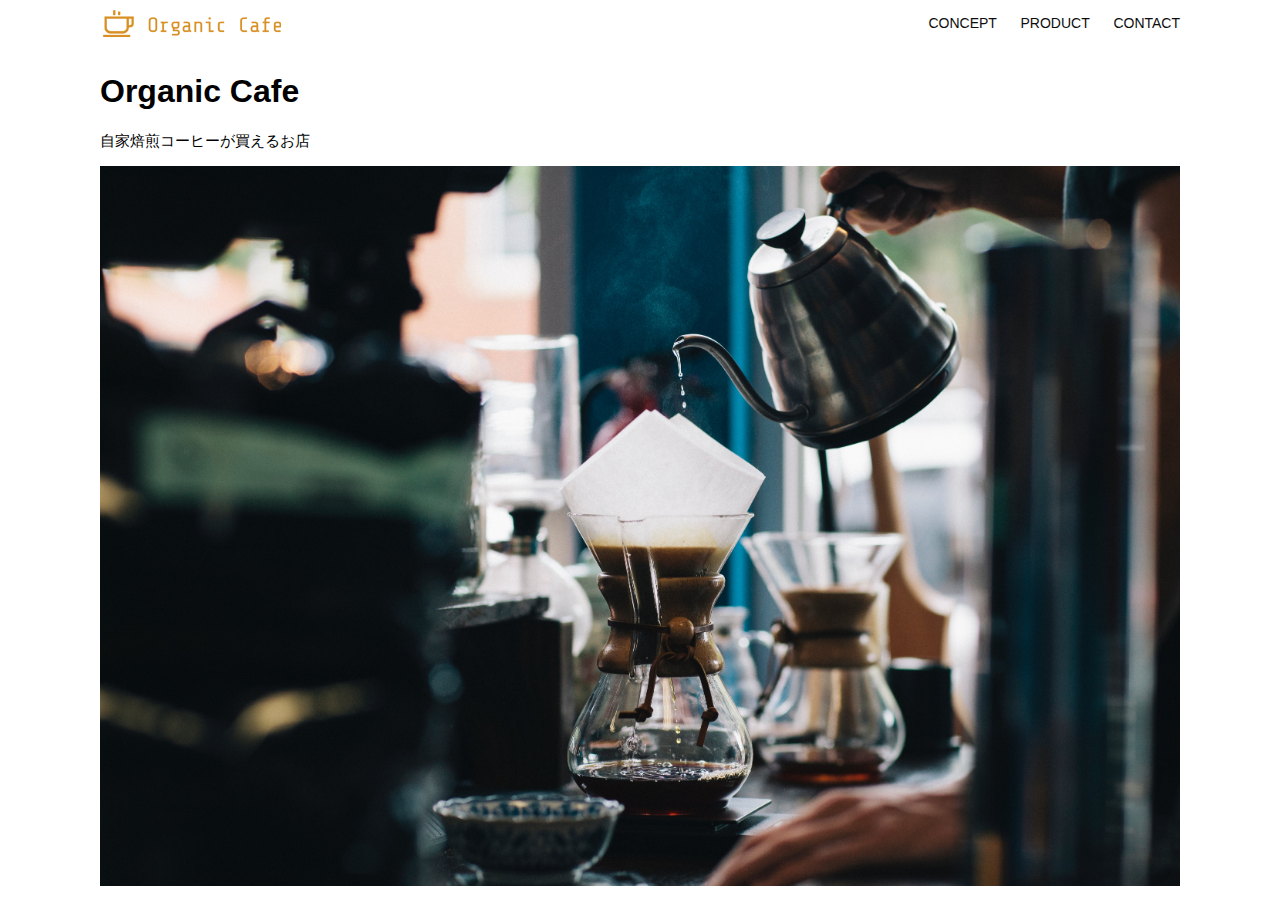
<file: html-css-kadai_013/index.html>
<!DOCTYPE html>
<html>

<head>
  <title>Organic Cafe</title>
  <meta charset="UTF-8" />
  <meta name="description" content="自家焙煎のコーヒーがお家で楽しめるOrganic Cafe" />
  <meta name="viewport" content="width=device-width, initial-scale=1.0" />
  <link rel="stylesheet" href="style.css" />
</head>

<body>
  <!-- ヘッダー -->
  <header>
    <!-- ロゴ -->
    <a href="index.html" id="logo"><img src="images/logo.png" alt="トップページに戻る" /></a>

    <!-- PC用ナビゲーション -->
    <nav id="nav-pc">
      <a href="index.html#concept">CONCEPT</a>
      <a href="index.html#product">PRODUCT</a>
      <a href="index.html#contact">CONTACT</a>
    </nav>
    <!-- スマートフォン向けのハンバーガーメニュー画像を追加 -->
    <img id="menu-sp" src="images/button-menu.png" alt="ナビゲーションを開く"
      onclick="document.getElementById('nav-sp').style.display = 'block'">
    <!-- SP向けのナビゲーションを追加 -->
    <nav id="nav-sp">
      <img id="close" src="images/button-close.png" alt="ナビゲーションを閉じる" onclick="document.getElementById('nav-sp').style.display = 'none'
        ">
      <a id="logo-sp" href="index.html" onclick="document.getElementById('nav-sp').style.display = 'none'">
        <img src="images/logo-sp.png" alt="トップページに戻る">
      </a>
      <a class="menu" href="index.html#concept"
        onclick="document.getElementById('nav-sp').style.display = 'none'">CONCEPT</a>
      <a class="menu" href="index.html#product"
        onclick="document.getElementById('nav-sp').style.display = 'none'">PRODUCT</a>
      <a class="menu" href="index.html#contact"
        onclick="document.getElementById('nav-sp').style.display = 'none'">CONTACT</a>

    </nav>
  </header>
  <main>
    <article>
      <!-- メインビジュアル -->
      <section id="main-visual">
        <div id="main-message">
          <h1>Organic Cafe</h1>
          <p>自家焙煎コーヒーが買えるお店</p>
        </div>
        <img src="images/main-image.jpg" alt="コーヒーをハンドドリップで淹れる画像" />
      </section>
    </article>
  </main>
</body>

</html>
</file>
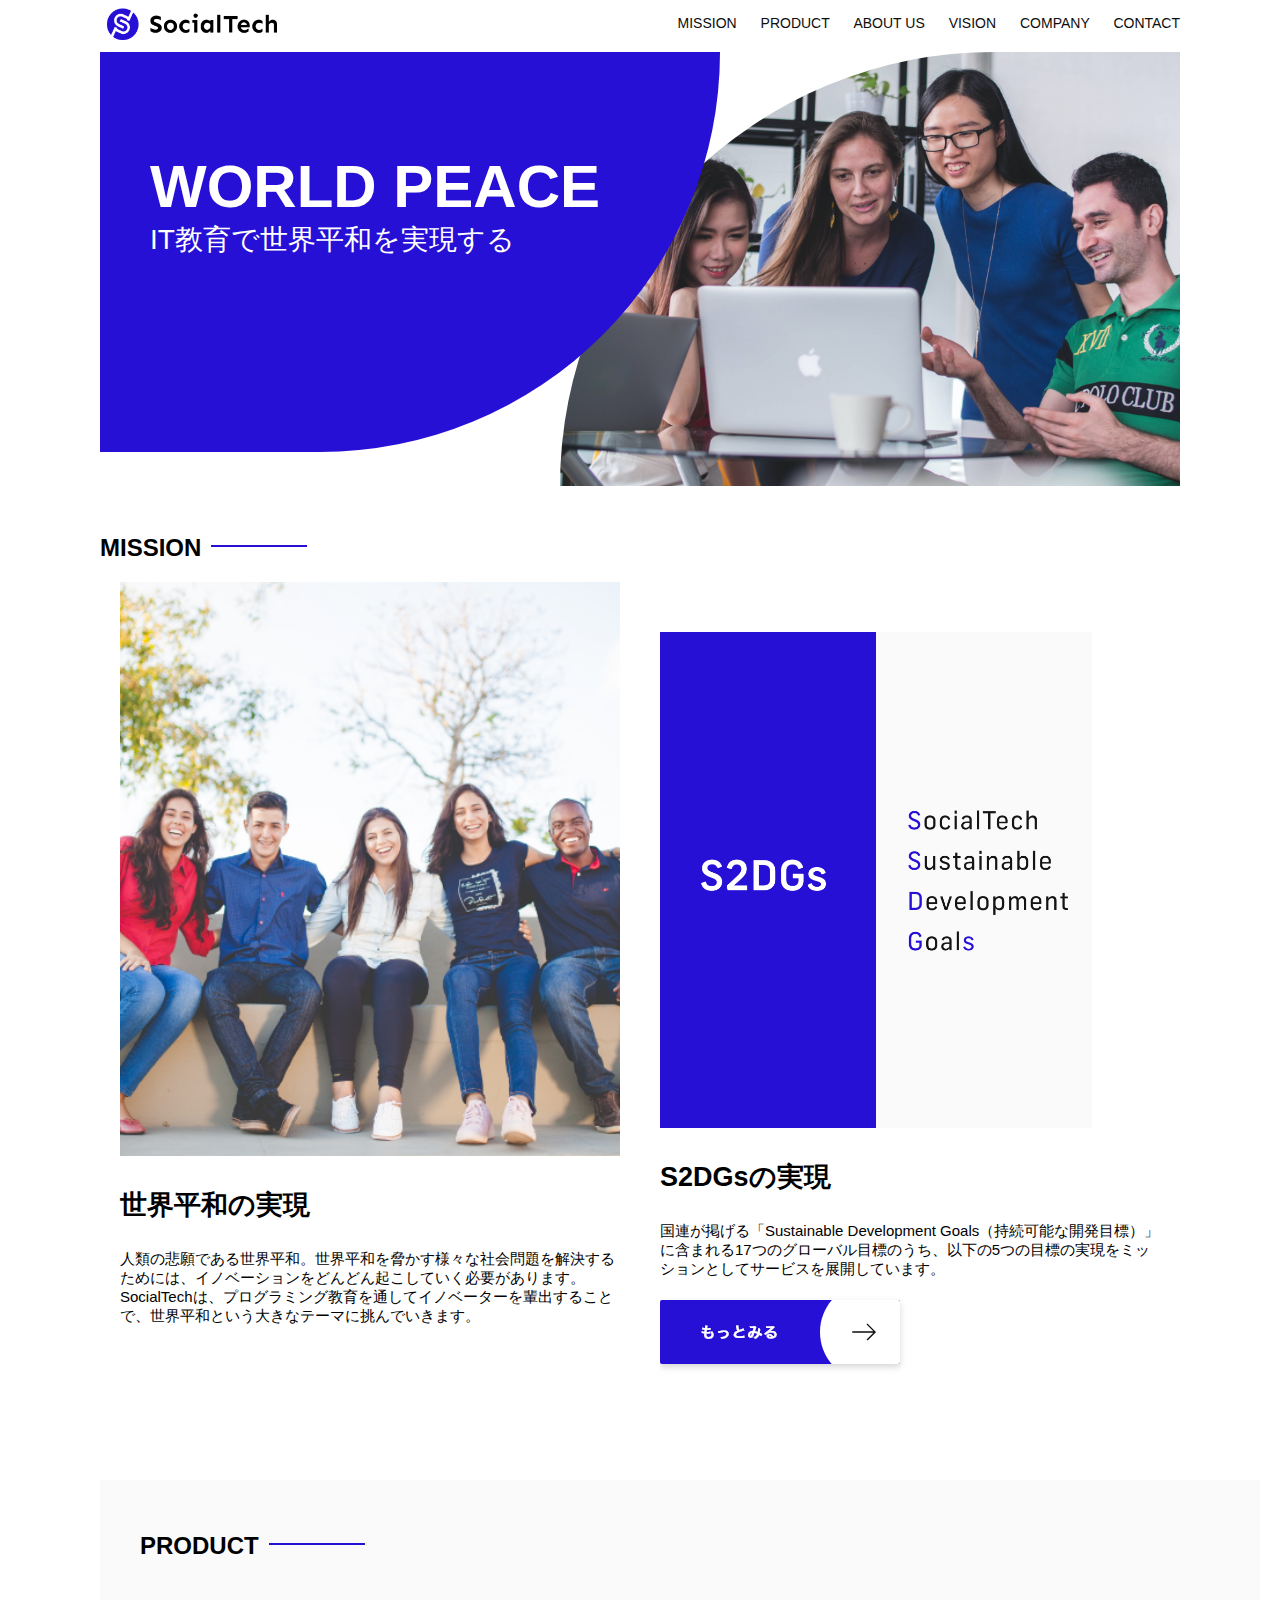
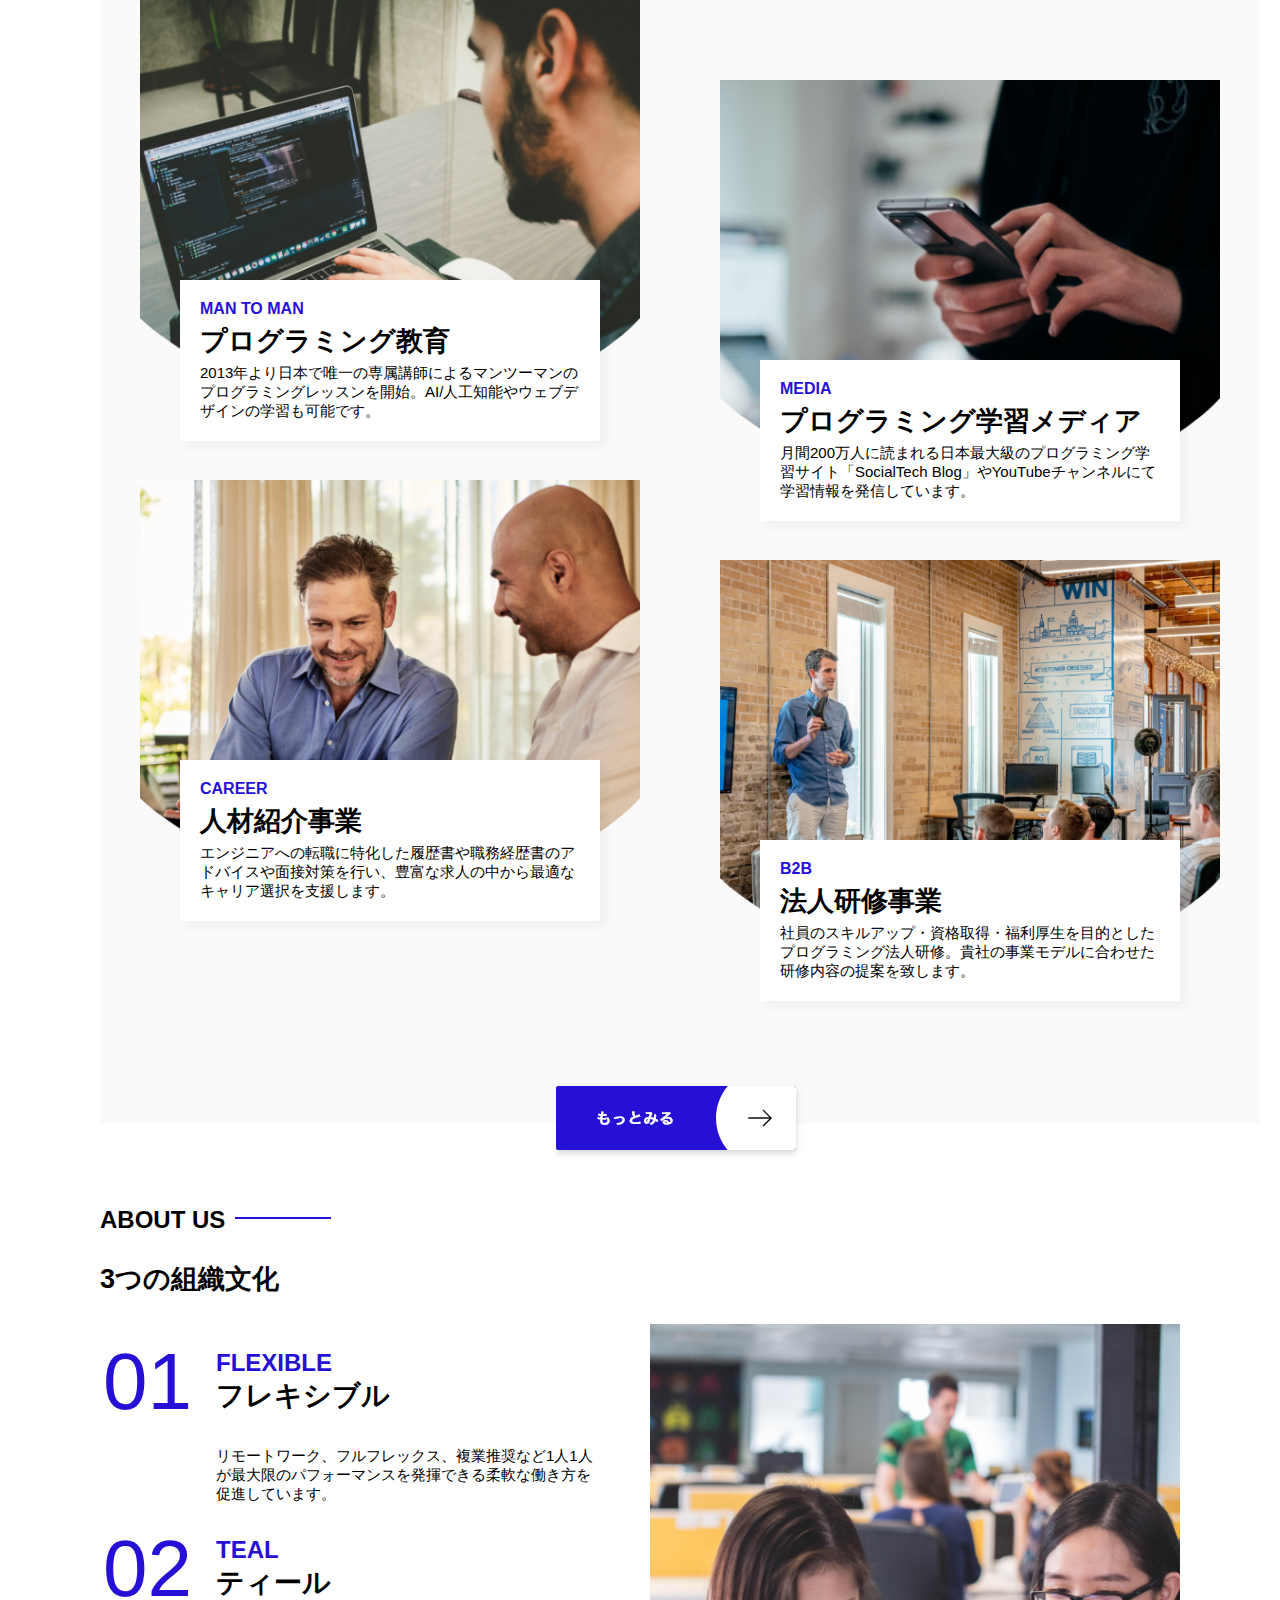
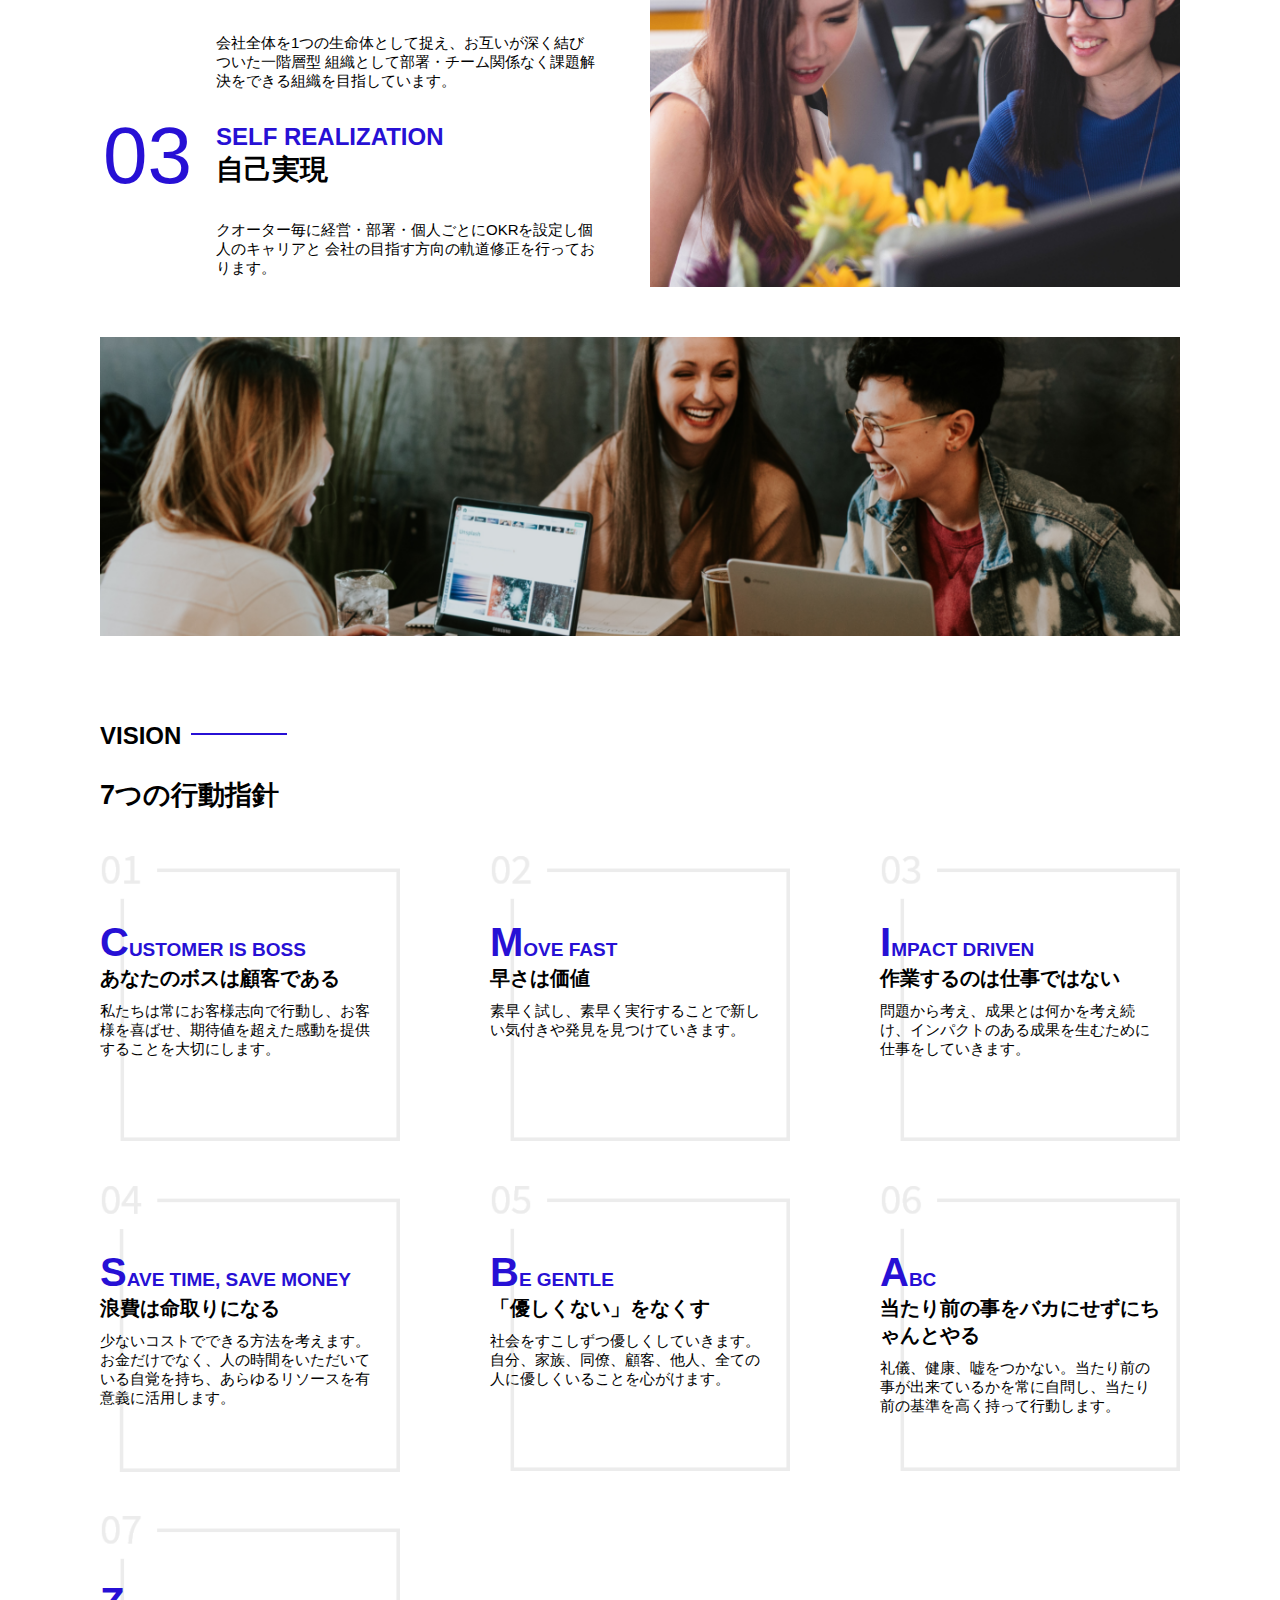
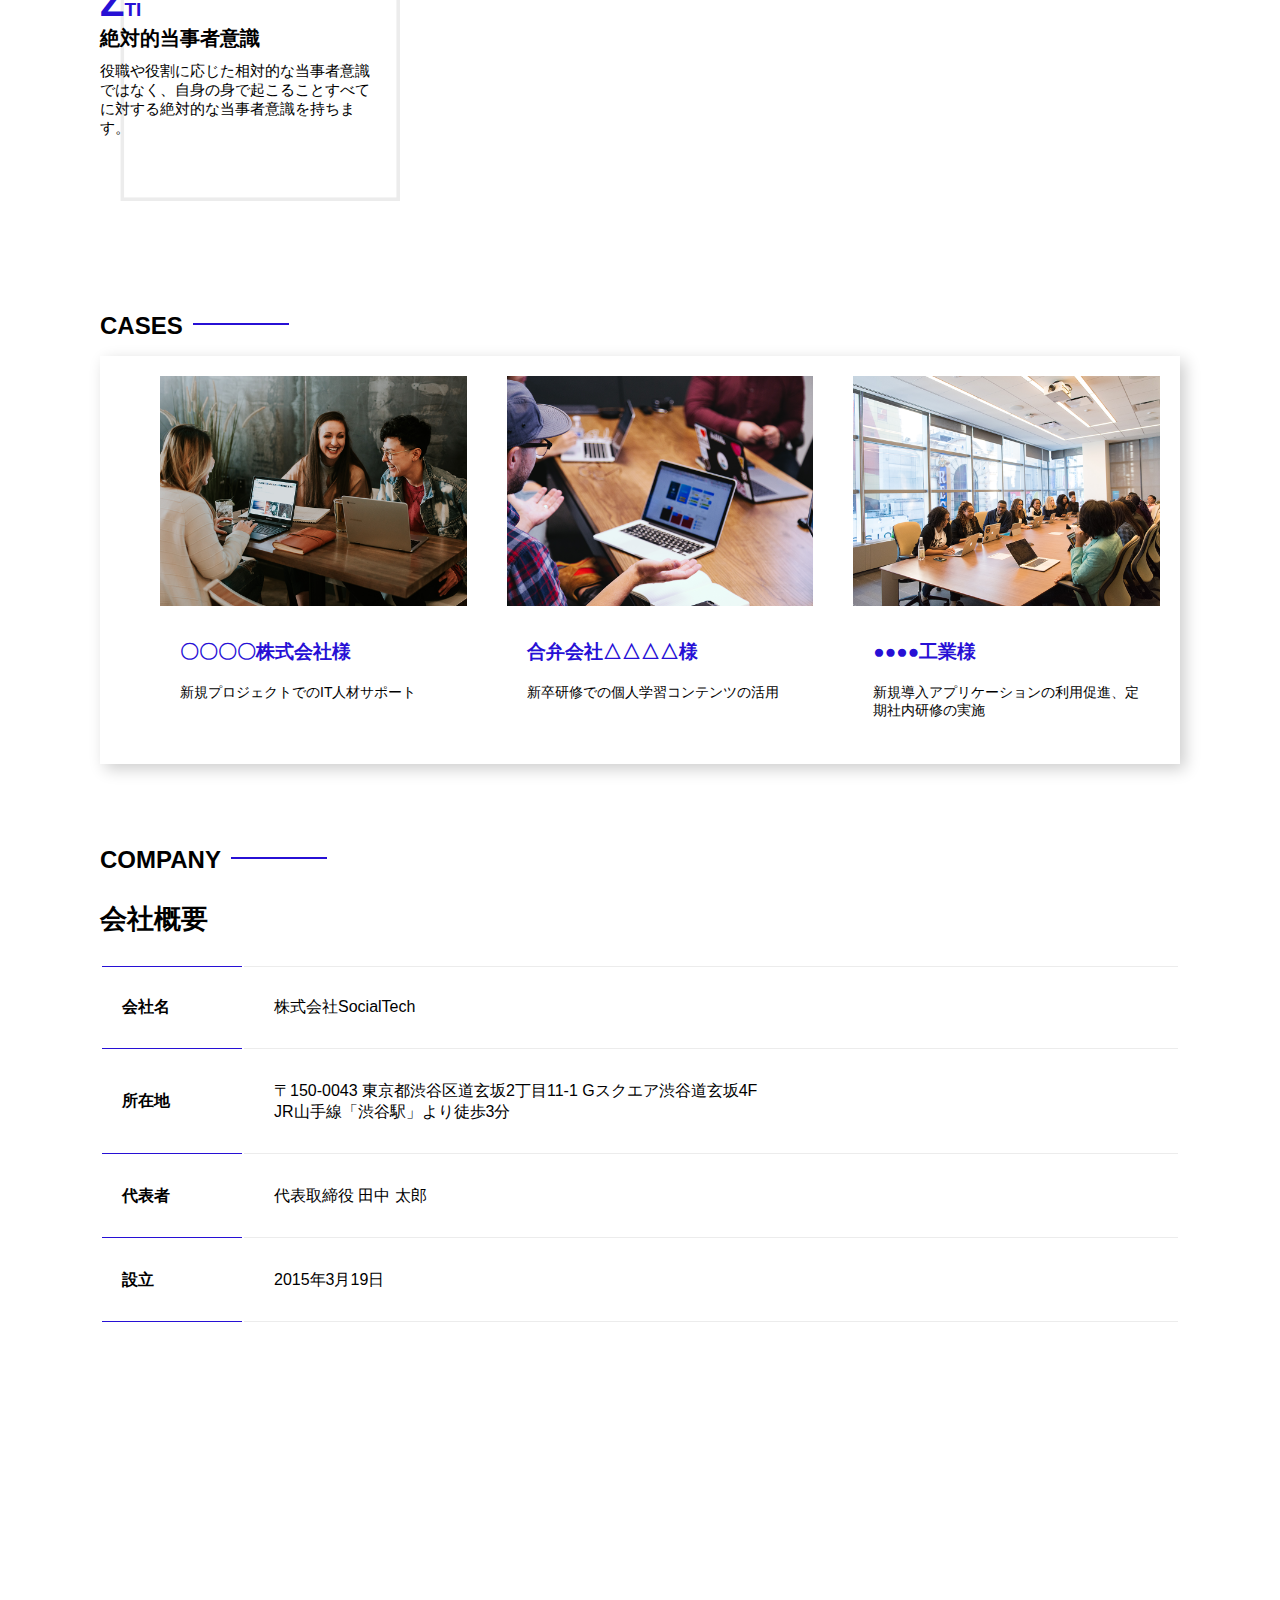
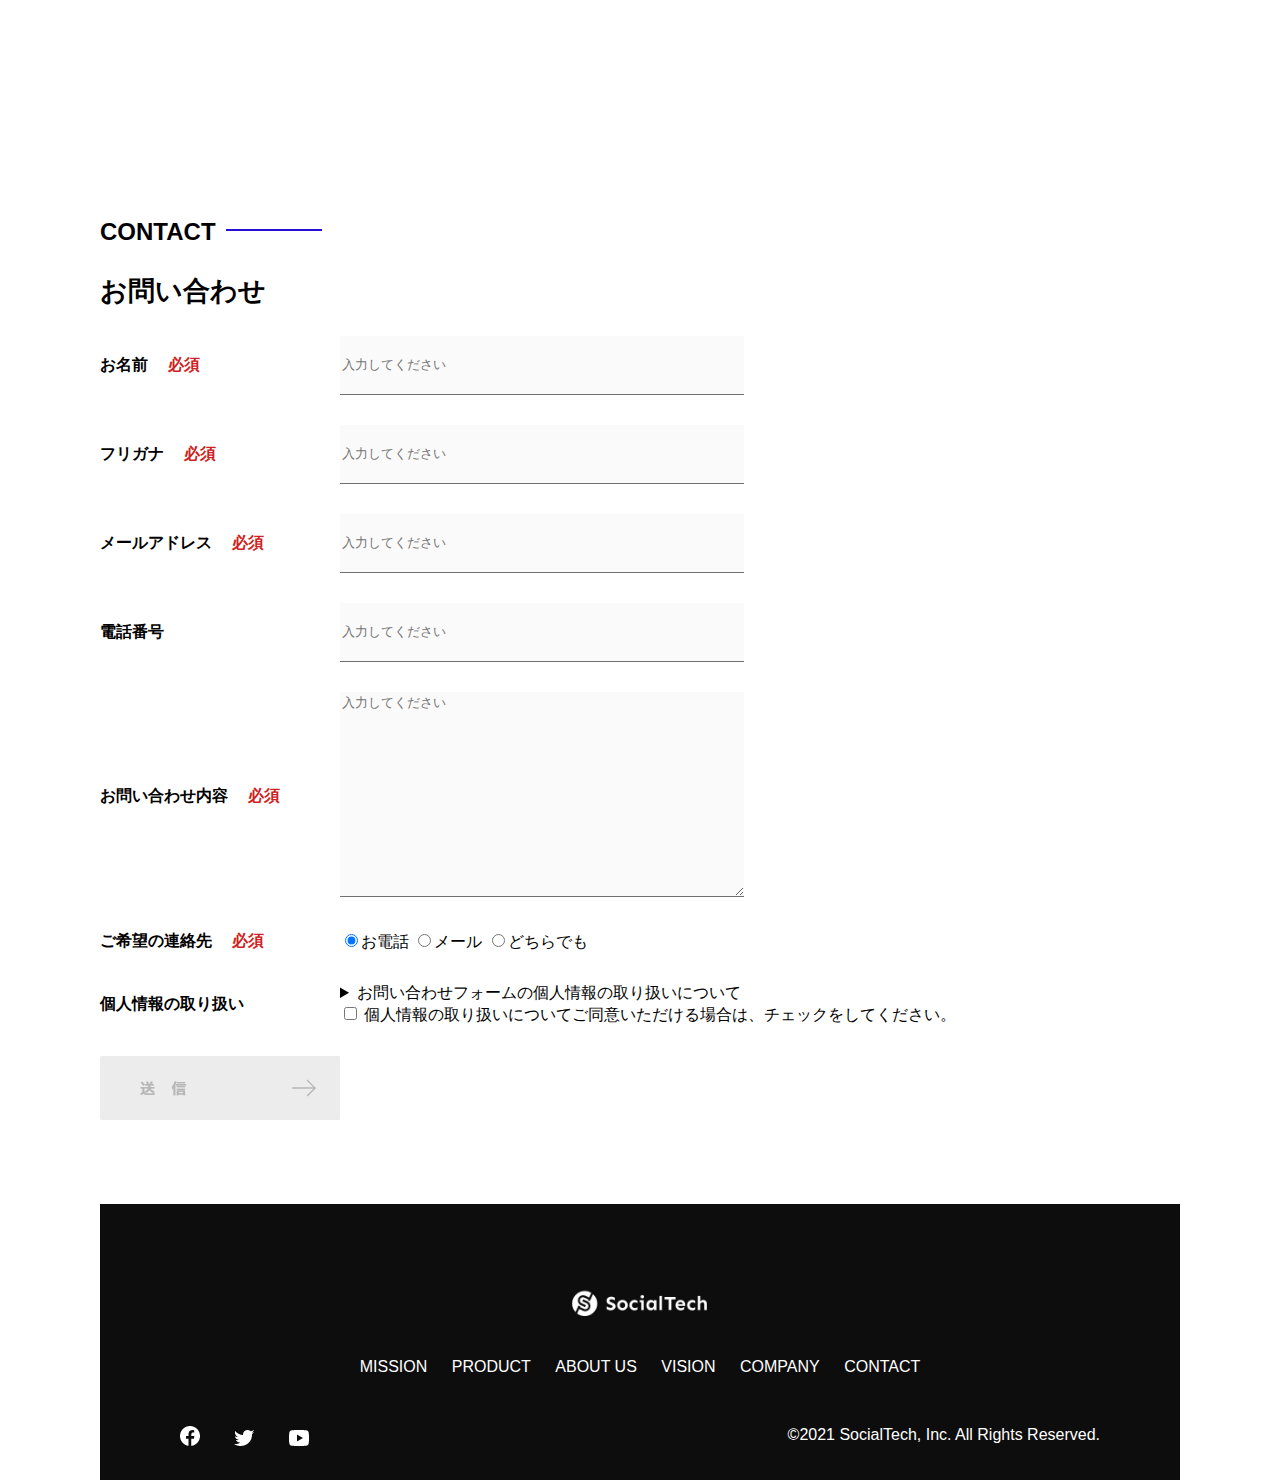
<file: socialtech-kadai_012/index.html>
<!DOCTYPE html>
<html>

<head>
  <title>SocialTech</title>
  <meta charset="UTF-8" />
  <meta name="description" content="SocialTechはEdTech業界のリーディングカンパニーを目指します。" />
  <meta name="viewport" content="width=device-width, initial-scale=1.0" />
  <link rel="stylesheet" href="style.css" />
</head>

<body>
  <!-- ヘッダー -->
  <header>
    <!-- ロゴ -->
    <a href="index.html" id="logo"><img src="images/logo.png" alt="トップページに戻る" /></a>

    <!-- PC用ナビゲーション -->
    <nav id="nav-pc">
      <a href="mission.html">MISSION</a>
      <a href="product.html">PRODUCT</a>
      <a href="index.html#aboutus">ABOUT US</a>
      <a href="index.html#vision">VISION</a>
      <a href="index.html#company">COMPANY</a>
      <a href="index.html#contact">CONTACT</a>
    </nav>
  </header>
  <main>
    <article>
      <!-- メインビジュアル -->
      <section id="main-visual">
        <div id="main-message">
          <h1>WORLD PEACE</h1>
          <p>IT教育で世界平和を実現する</p>
        </div>
        <img src="images/index/index-main.png" alt="PCの周りに集まる多国籍の仲間たち" />
      </section>
      <!--ミッション-->
      <section id="mission">
        <h2 class="index-h2">MISSION</h2>
        <div id="mission-flex">
          <div>
            <img id="mission-photo" src="images/index/index-mission.png" alt="屋外のベンチで写真を撮影する多国籍の仲間たち" />
            <h3>世界平和の実現</h3>
            <p>
              人類の悲願である世界平和。世界平和を脅かす様々な社会問題を解決するためには、イノベーションをどんどん起こしていく必要があります。SocialTechは、プログラミング教育を通してイノベーターを輩出することで、世界平和という大きなテーマに挑んでいきます。
            </p>
          </div>
          <div>
            <img id="s2dgs" src="images/index/s2dgs.png" alt="S2DGs" />
            <h3>S2DGsの実現</h3>
            <p>
              国連が掲げる「Sustainable Development
              Goals（持続可能な開発目標）」に含まれる17つのグローバル目標のうち、以下の5つの目標の実現をミッションとしてサービスを展開しています。
            </p>
            <a href="mission.html">
              <img src="images/button-more.png" alt="もっとみる" />
            </a>
          </div>
        </div>
      </section>
      <!-- プロダクト -->
      <section id="product">
        <h2 class="index-h2">PRODUCT</h2>
        <div>
          <div id="product-left">
            <div>
              <img class="product-photo" src="images/index/index-mantoman.png" alt="PCでコードを書く男性" />
              <div class="product-explain">
                <span>MAN TO MAN</span>
                <h3>プログラミング教育</h3>
                <p>
                  2013年より日本で唯一の専属講師によるマンツーマンのプログラミングレッスンを開始。AI/人工知能やウェブデザインの学習も可能です。
                </p>
              </div>
            </div>
            <div>
              <img class="product-photo" src="images/index/index-career.png" alt="笑顔で話し合う2人の男性" />
              <div class="product-explain">
                <span>CAREER</span>
                <h3>人材紹介事業</h3>
                <p>
                  エンジニアへの転職に特化した履歴書や職務経歴書のアドバイスや面接対策を行い、豊富な求人の中から最適なキャリア選択を支援します。
                </p>
              </div>
            </div>
          </div>
          <div id="product-right">
            <div>
              <img class="product-photo" src="images/index/index-media.png" alt="スマートフォンを操作する人" />
              <div class="product-explain">
                <span>MEDIA</span>
                <h3>プログラミング学習メディア</h3>
                <p>
                  月間200万人に読まれる日本最大級のプログラミング学習サイト「SocialTech
                  Blog」やYouTubeチャンネルにて学習情報を発信しています。
                </p>
              </div>
            </div>
            <div>
              <img class="product-photo" src="images/index/index-b2b.png" alt="講演中の男性とそれを聴く人々" />
              <div class="product-explain">
                <span>B2B</span>
                <h3>法人研修事業</h3>
                <p>
                  社員のスキルアップ・資格取得・福利厚生を目的としたプログラミング法人研修。貴社の事業モデルに合わせた研修内容の提案を致します。
                </p>
              </div>
            </div>
          </div>
        </div>
        <div>
          <a id="product-more" href="product.html">
            <img src="images/button-more.png" alt="もっとみる" />
          </a>
        </div>
      </section>
      <!---ABOUT US-->
      <section id="aboutus">
        <h2 class="index-h2">ABOUT US</h2>
        <h3>3つの組織文化</h3>
        <div>
          <table class="culture-table">
            <tr>
              <td>
                <span class="culture-num">01</span>
              </td>
              <td>
                <span class="culture-en">FLEXIBLE</span>
                <span class="culture-jp">フレキシブル</span>
              </td>
            </tr>
            <tr>
              <td>
                <!--空のセル-->
              </td>
              <td>
                <p class="culture-description">
                  リモートワーク、フルフレックス、複業推奨など1人1人が最大限のパフォーマンスを発揮できる柔軟な働き方を促進しています。
                </p>
              </td>
            </tr>
            <tr>
              <td>
                <span class="culture-num">02</span>
              </td>
              <td>
                <span class="culture-en">TEAL</span>
                <span class="culture-jp">ティール</span>
              </td>
            </tr>
            <tr>
              <td>
                <!--空のセル-->
              </td>
              <td>
                <p class="culture-description">
                  会社全体を1つの生命体として捉え、お互いが深く結びついた一階層型
                  組織として部署・チーム関係なく課題解決をできる組織を目指しています。
                </p>
              </td>
            </tr>
            <tr>
              <td>
                <span class="culture-num">03</span>
              </td>
              <td>
                <span class="culture-en">SELF REALIZATION</span>
                <span class="culture-jp">自己実現</span>
              </td>
            </tr>
            <tr>
              <td>
                <!--空のセル-->
              </td>
              <td>
                <p class="culture-description">
                  クオーター毎に経営・部署・個人ごとにOKRを設定し個人のキャリアと
                  会社の目指す方向の軌道修正を行っております。
                </p>
              </td>
            </tr>
          </table>
          <img class="culture-img" src="images/index/index-aboutus1.png" alt="笑顔で話し合う2人の女性" />
        </div>
        <img class="culture-img2" src="images/index/index-aboutus2.png" alt="笑顔で話し合う3人の男女" />
      </section>
      <!-- VISION -->
      <section id="vision">
        <h2 class="index-h2">VISION</h2>
        <h3>7つの行動指針</h3>
        <div>
          <div class="vision-box">
            <img src="images/index/vision-01.png" alt="01" />
            <span>
              <h4>CUSTOMER IS BOSS</h4>
              <h5>あなたのボスは顧客である</h5>
              <p>
                私たちは常にお客様志向で行動し、お客様を喜ばせ、期待値を超えた感動を提供することを大切にします。
              </p>
            </span>
          </div>
          <div class="vision-box">
            <img src="images/index/vision-02.png" alt="02" />
            <span>
              <h4>MOVE FAST</h4>
              <h5>早さは価値</h5>
              <p>
                素早く試し、素早く実行することで新しい気付きや発見を見つけていきます。
              </p>
            </span>
          </div>
          <div class="vision-box">
            <img src="images/index/vision-03.png" alt="03" />
            <span>
              <h4>IMPACT DRIVEN</h4>
              <h5>作業するのは仕事ではない</h5>
              <p>
                問題から考え、成果とは何かを考え続け、インパクトのある成果を生むために仕事をしていきます。
              </p>
            </span>
          </div>
          <div class="vision-box">
            <img src="images/index/vision-04.png" alt="04" />
            <span>
              <h4>SAVE TIME, SAVE MONEY</h4>
              <h5>浪費は命取りになる</h5>
              <p>
                少ないコストでできる方法を考えます。お金だけでなく、人の時間をいただいている自覚を持ち、あらゆるリソースを有意義に活用します。
              </p>
            </span>
          </div>
          <div class="vision-box">
            <img src="images/index/vision-05.png" alt="05" />
            <span>
              <h4>BE GENTLE</h4>
              <h5>「優しくない」をなくす</h5>
              <p>
                社会をすこしずつ優しくしていきます。自分、家族、同僚、顧客、他人、全ての人に優しくいることを心がけます。
              </p>
            </span>
          </div>
          <div class="vision-box">
            <img src="images/index/vision-06.png" alt="06" />
            <span>
              <h4>ABC</h4>
              <h5>当たり前の事をバカにせずにちゃんとやる</h5>
              <p>
                礼儀、健康、嘘をつかない。当たり前の事が出来ているかを常に自問し、当たり前の基準を高く持って行動します。
              </p>
            </span>
          </div>
          <div class="vision-box">
            <img src="images/index/vision-07.png" alt="07" />
            <span>
              <h4>ZTI</h4>
              <h5>絶対的当事者意識</h5>
              <p>
                役職や役割に応じた相対的な当事者意識ではなく、自身の身で起こることすべてに対する絶対的な当事者意識を持ちます。
              </p>
            </span>
          </div>
        </div>
      </section>
      <!-- CASES -->
      <section id="cases">
        <h2 class="index-h2">CASES</h2>
        <!-- まずはul要素を追加し、その下にclass属性「case-card」のli要素を3つ追加します。!!!!!!!!!!!!!!!! -->
        <ul class="case-card">
          <li>
            <img class="case-img" src="images/index/case-1.png" alt="仲良く語り合う3人">
            <div class="case-info">
              <h3 class="case-name">〇〇〇〇株式会社様</h3>
              <p class="case-content">新規プロジェクトでのIT人材サポート</p>
            </div>
          </li>
          <li>
            <img class="case-img" src="images/index/case-2.png" alt="PCでコンテンツを見る">
            <div class="case-info">
              <h3 class="case-name">合弁会社△△△△様</h3>
              <p class="case-content">新卒研修での個人学習コンテンツの活用</p>
            </div>
          </li>
          <li>
            <img class="case-img" src="images/index/case-3.png" alt="社内研修中の会議室">
            <div class="case-info">
              <h3 class="case-name">●●●●工業様</h3>
              <p class="case-content">新規導入アプリケーションの利用促進、定期社内研修の実施</p>
            </div>
          </li>
        </ul>
      </section>



      <!-- COMPANY -->
      <section id="company">
        <h2 class="index-h2">COMPANY</h2>
        <h3>会社概要</h3>
        <table id="company-table">
          <tr>
            <th class="tableheader-first">会社名</th>
            <td class="cell-first">株式会社SocialTech</td>
          </tr>
          <tr>
            <th class="tableheader">所在地</th>
            <td class="cell">
              〒150-0043 東京都渋谷区道玄坂2丁目11-1 Gスクエア渋谷道玄坂4F<br />JR山手線「渋谷駅」より徒歩3分
            </td>
          </tr>
          <tr>
            <th class="tableheader">代表者</th>
            <td class="cell">代表取締役 田中 太郎</td>
          </tr>
          <tr>
            <th class="tableheader">設立</th>
            <td class="cell">2015年3月19日</td>
          </tr>
        </table>
        <iframe
          src="https://www.google.com/maps/embed?pb=!1m18!1m12!1m3!1d3241.7759544892483!2d139.69399665123464!3d35.65789123876098!2m3!1f0!2f0!3f0!3m2!1i1024!2i768!4f13.1!3m3!1m2!1s0x60188caa0042e8d1%3A0xba130bea826a7aa2!2z44CSMTUwLTAwNDMg5p2x5Lqs6YO95riL6LC35Yy66YGT546E5Z2C77yS5LiB55uu77yR77yR4oiS77yR!5e0!3m2!1sja!2sjp!4v1636872991912!5m2!1sja!2sjp"
          style="border: 0" allowfullscreen="" loading="lazy">
        </iframe>
      </section>
      <!-- お問い合わせフォーム -->
      <section id="contact">
        <h2 class="index-h2">CONTACT</h2>
        <h3>お問い合わせ</h3>
        <form>
          <div>
            <div class="contact-heading">
              <label class="contact-label">お名前<span class="contact-span">必須</span></label>
            </div>
            <div class="contact-form">
              <input type="text" name="name" placeholder="入力してください" class="contact-textbox" />
            </div>
          </div>
          <div>
            <div class="contact-heading">
              <label class="contact-label">フリガナ<span class="contact-span">必須</span></label>
            </div>
            <div>
              <input type="text" name="hurigana" placeholder="入力してください" class="contact-textbox" />
            </div>
          </div>
          <div>
            <div class="contact-heading">
              <label class="contact-label">メールアドレス<span class="contact-span">必須</span></label>
            </div>
            <div>
              <input type="text" name="email" placeholder="入力してください" class="contact-textbox" />
            </div>
          </div>
          <div>
            <div class="contact-heading">
              <label class="contact-label">電話番号</label>
            </div>
            <div>
              <input type="text" name="tel" placeholder="入力してください" class="contact-textbox" />
            </div>
          </div>
          <div>
            <div class="contact-heading">
              <label class="contact-label">お問い合わせ内容<span class="contact-span">必須</span></label>
            </div>
            <div>
              <textarea class="contact-textarea" placeholder="入力してください" name="message"></textarea>
            </div>
          </div>
          <div>
            <div class="contact-heading">
              <label class="contact-label">ご希望の連絡先<span class="contact-span">必須</span></label>
            </div>
            <div>
              <input class="radiobutton" type="radio" value="tel" name="contact" checked /><label>お電話</label>
              <input class="radiobutton" type="radio" value="mail" name="contact" /><label>メール</label>
              <input class="radiobutton" type="radio" value="both" name="contact" /><label>どちらでも</label>
            </div>
          </div>
          <div>
            <div class="contact-heading">
              <label class="contact-label">個人情報の取り扱い</label>
            </div>
            <div>
              <details>
                <summary>
                  お問い合わせフォームの個人情報の取り扱いについて
                </summary>
                <div>
                  <span>１．組織の名称又は氏名</span><br />
                  株式会社SocialTech<br /><br />
                  <span>２．個人情報保護管理者（若しくはその代理人）の氏名又は職名、所属及び連絡先
                    鈴木 一郎 コーポレート部</span><br />
                  メールアドレス：support@socialtech.net<br />
                  TEL：03-xxxx-xxxx<br />
                  <span>３．個人情報の利用目的</span><br />
                  ・本サービス及び本サービスに関連する情報の提供又はそれらに関する連絡のため<br />
                  ・ユーザーの本人確認のため<br />
                  ・当社サービスのご案内のため<br />
                  ・当社の商品等の広告または宣伝（電子メールによるものを含むものとします。）<br /><br />
                  <span>４．個人情報の取り扱い業務の委託</span><br />
                  個人情報の取扱業務の全部または一部を外部に業務委託する場合があります。<br />
                  その際、弊社は、個人情報を適切に保護できる管理体制を敷き実行していることを条件として<br />
                  委託先を厳選したうえで、機密保持契約を委託先と締結し、お客様の個人情報を厳密に管理させます。<br /><br />
                  <span>５．個人情報の開示等の請求</span><br />
                  お客様は、弊社に対してご自身の個人情報の開示等（利用目的の通知、開示、内容の訂正・追加・削除、利用の停止または消去、第三者への提供の停止）に関して、当社問合わせ窓口に申し出ることができます。<br />
                  その際、弊社はお客様ご本人を確認させていただいたうえで、合理的な期間内に対応いたします。<br /><br />
                  なお、個人情報に関する弊社問合わせ先は、次の通りです。<br /><br />
                  株式会社SocialTech　個人情報問合せ窓口<br />
                  〒150-0043　東京都渋谷区道玄坂2丁目11-1 Ｇスクエア渋谷道玄坂
                  4F<br />
                  メールアドレス：support@socialtech.net　TEL：03-xxxx-xxxx<br /><br />
                  <span>６．個人情報を提供されることの任意性について</span><br /><br />
                  お客様がご自身の個人情報を弊社に提供されるか否かは、お客様のご判断によりますが、もしご提供されない場合には、適切なサービスが提供できない場合がありますので予めご了承ください。
                </div>
              </details>
              <input type="checkbox" name="agree" />
              <span>個人情報の取り扱いについてご同意いただける場合は、チェックをしてください。</span>
            </div>
          </div>
          <input type="image" value="Submit" src="images/button-submit.png" alt="送信する" />
        </form>
      </section>
    </article>
    <footer>
      <div id="footer-logo">
        <img src="images/logo-sp.png" alt="SocialTech" />
      </div>
      <div id="footer-link">
        <a href="mission.html">MISSION</a>
        <a href="product.html">PRODUCT</a>
        <a href="index.html#aboutus">ABOUT US</a>
        <a href="index.html#vision">VISION</a>
        <a href="index.html#company">COMPANY</a>
        <a href="index.html#contact">CONTACT</a>
      </div>
      <div id="sns-footer">
        <a href="https://www.facebook.com/sejuku2013"><img src="images/button-facebook.png" alt="Facebookのリンク" /></a>
        <a href="https://twitter.com/samuraijuku"><img src="images/button-twitter.png" alt="Twitterのリンク" /></a>
        <a href="https://www.youtube.com/channel/UCCFOQO5aDK0xXam4cUQXT8g"><img src="images/button-youtube.png"
            alt="YouTubeのリンク" /></a>
        <span id="copyright">&copy;2021 SocialTech, Inc. All Rights Reserved.
        </span>
      </div>
    </footer>
  </main>
</body>

</html>
</file>
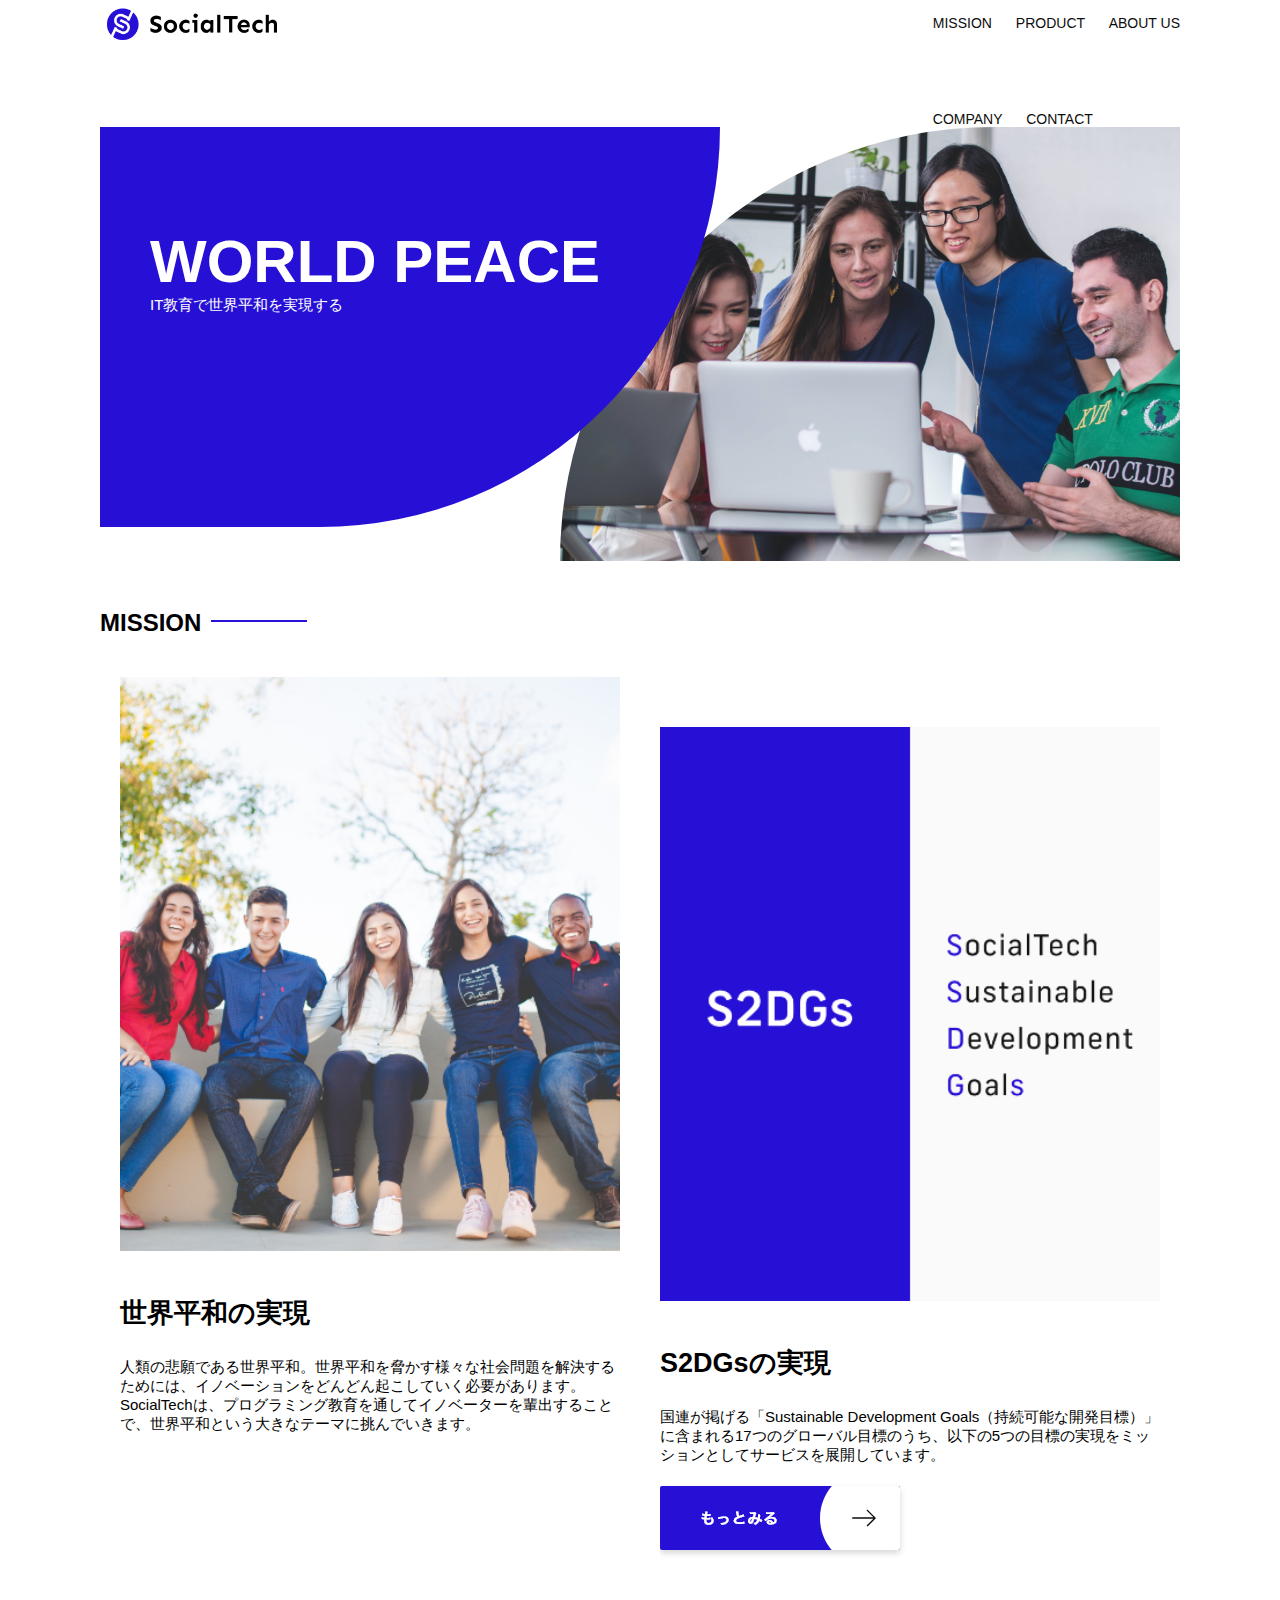
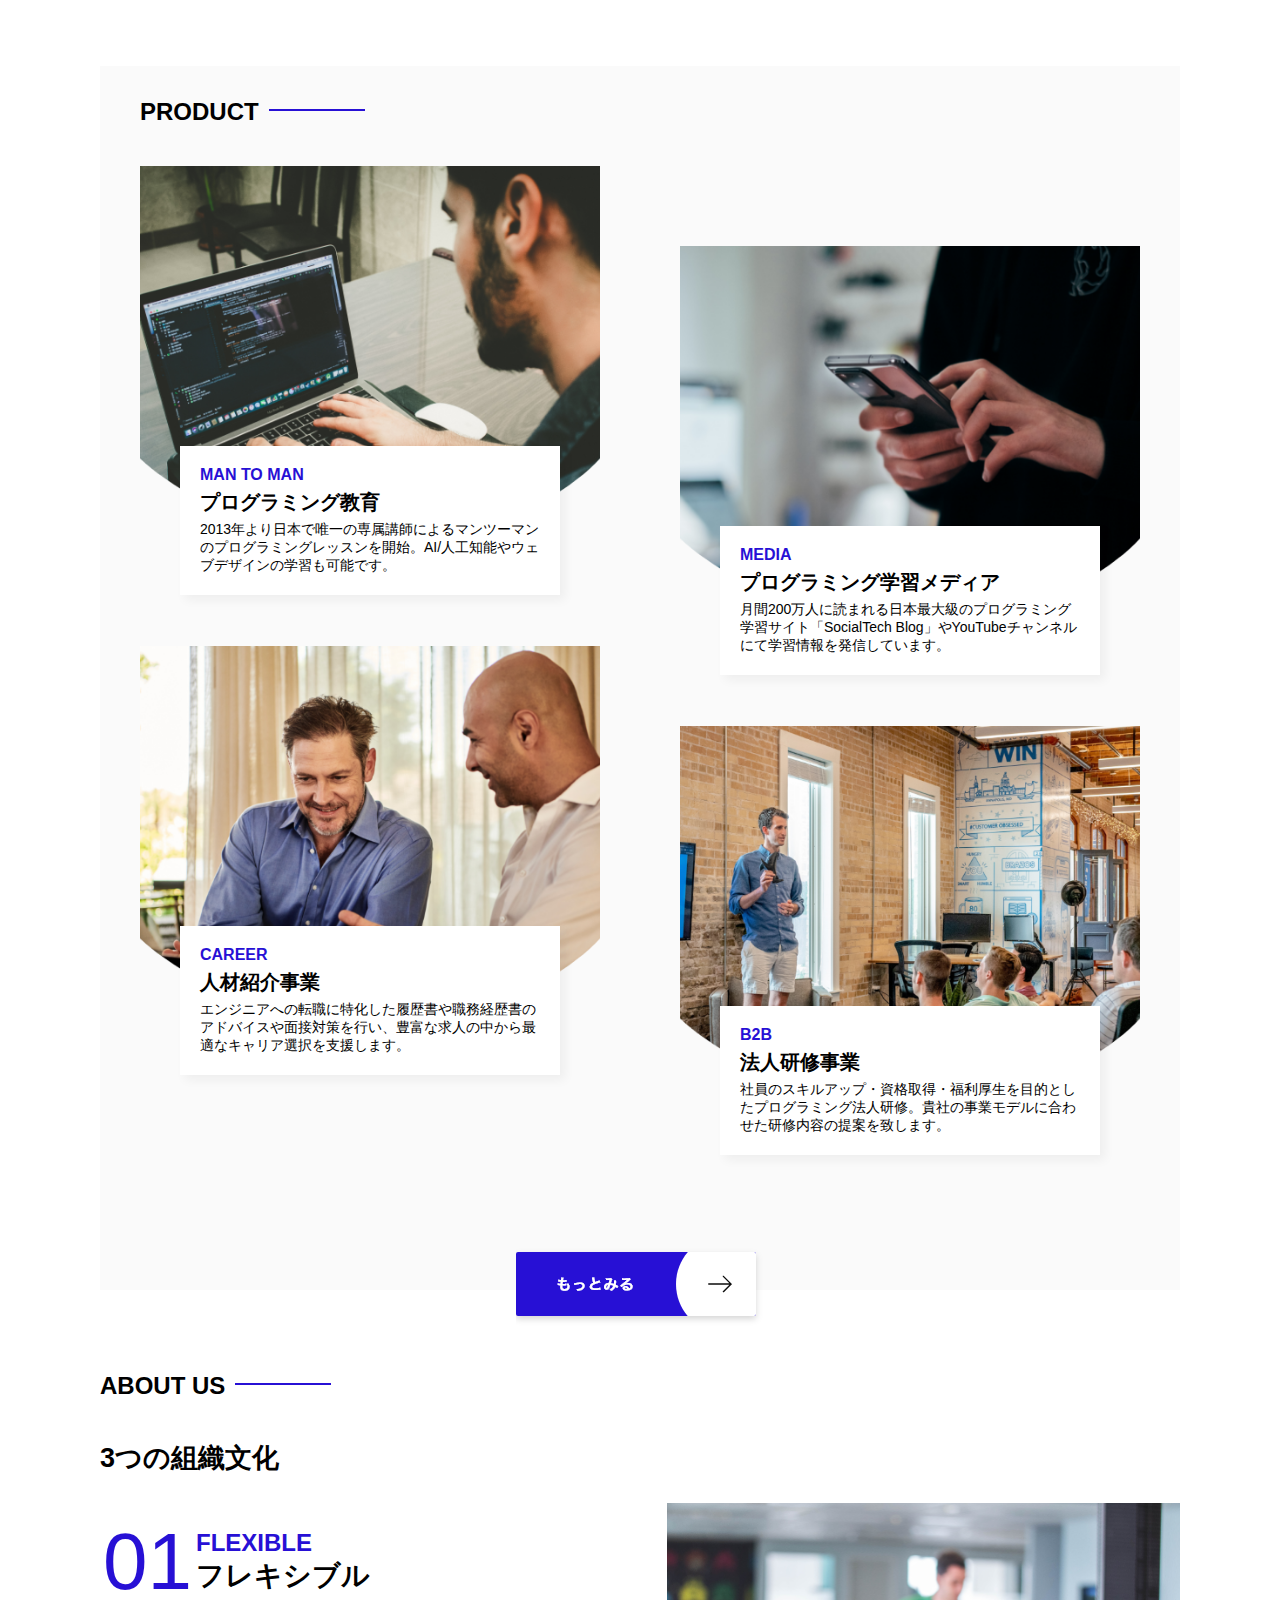
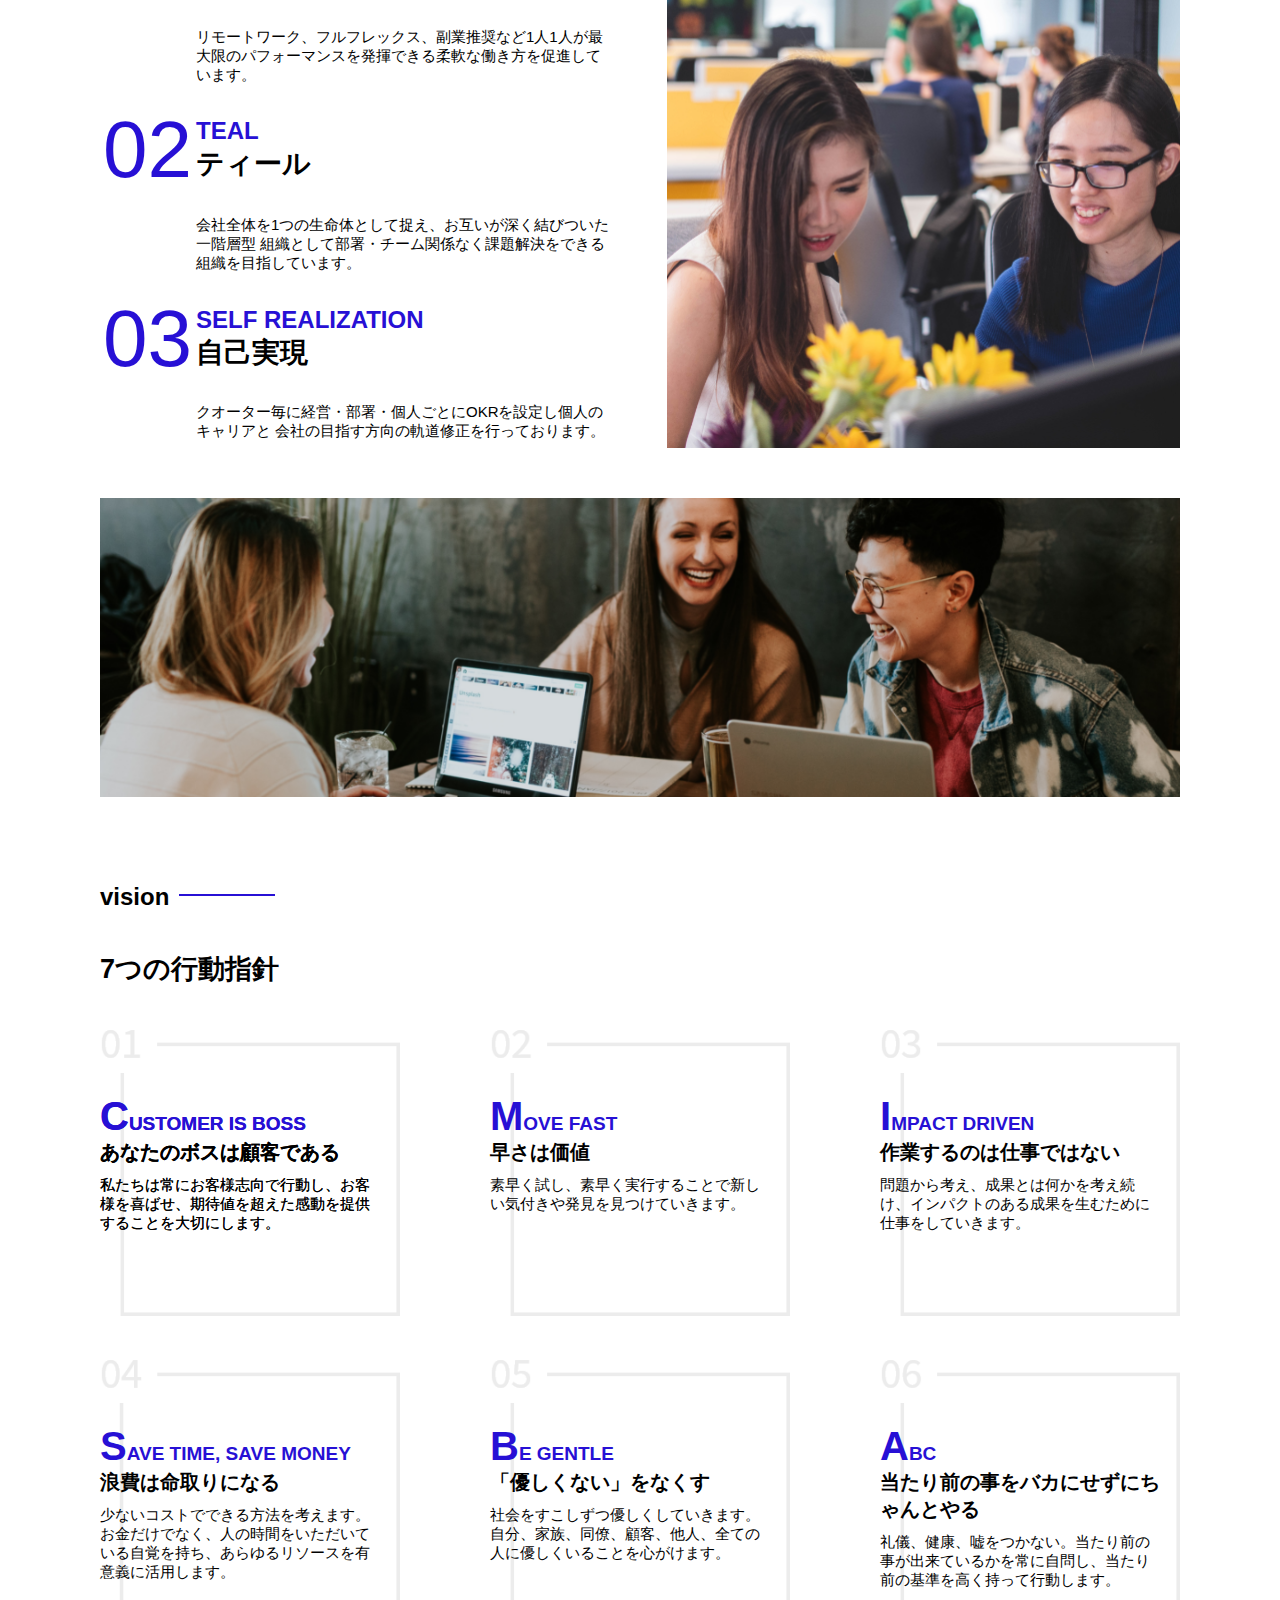
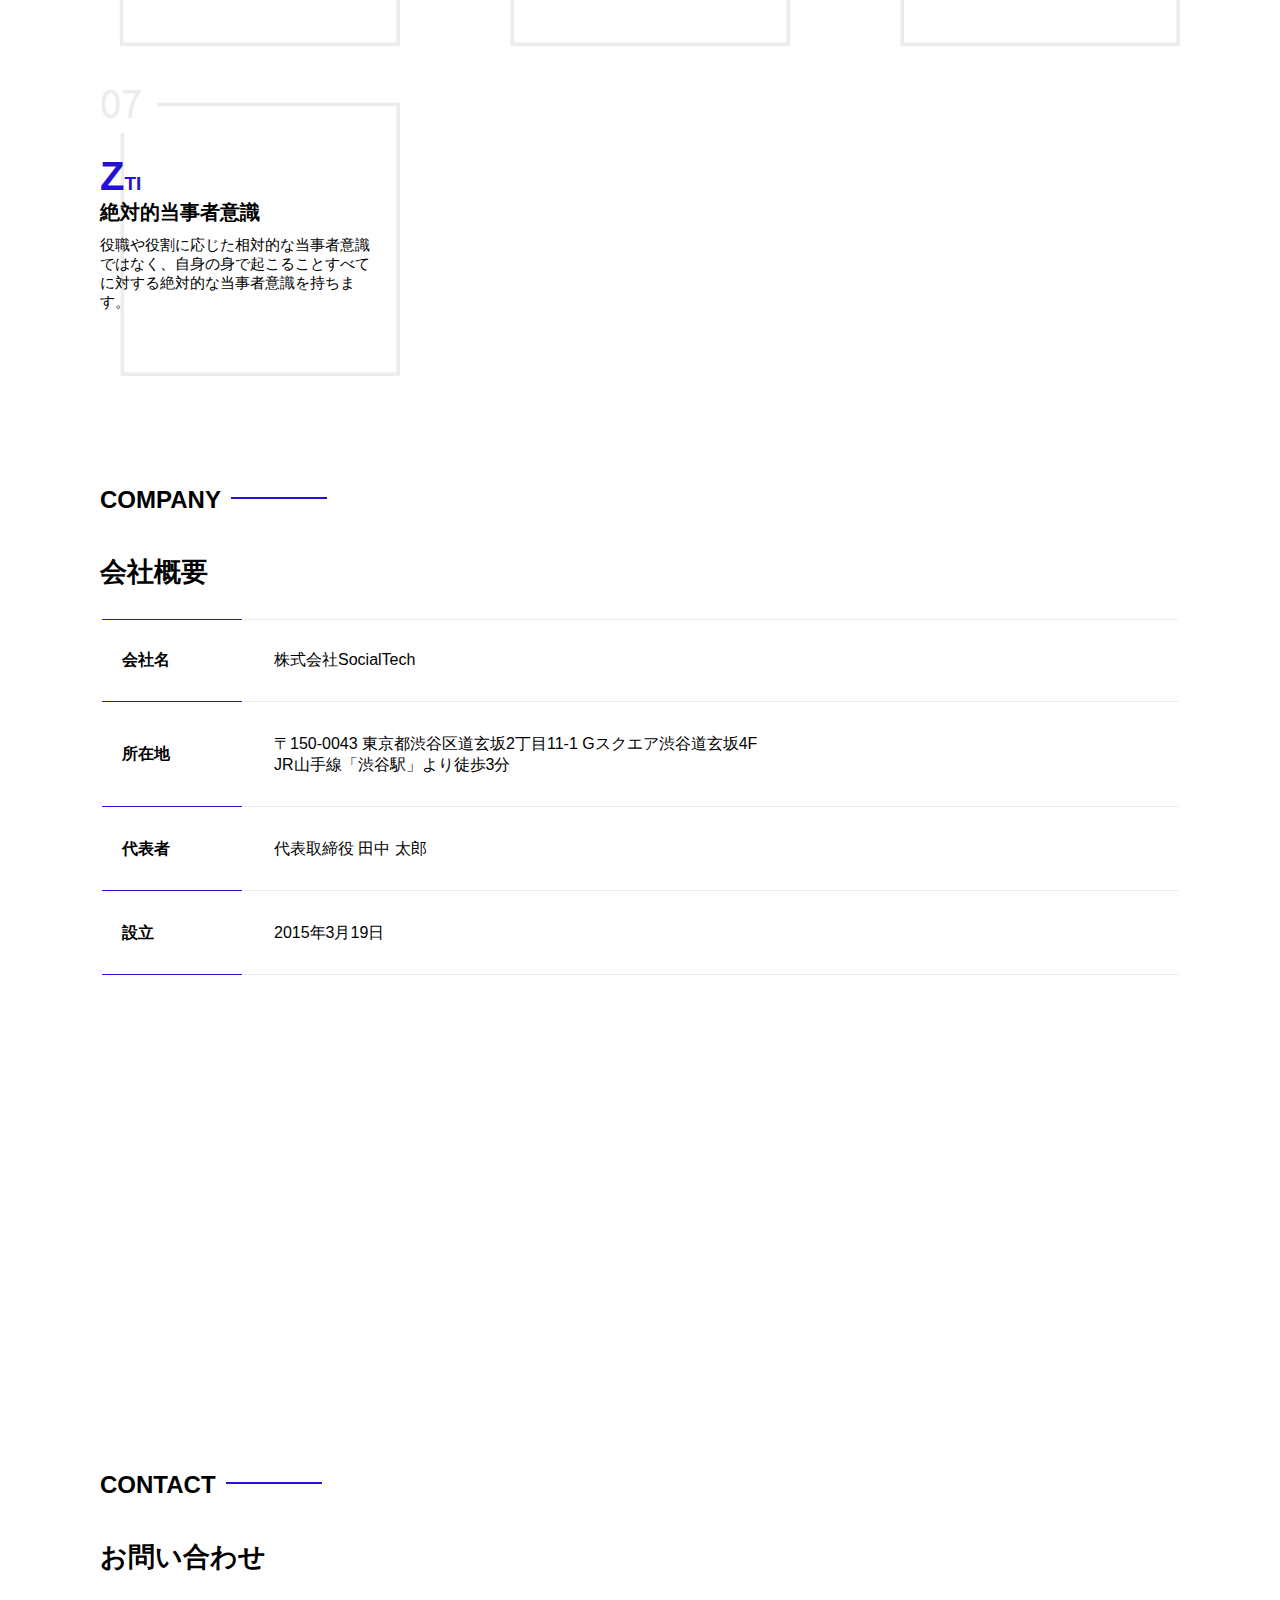
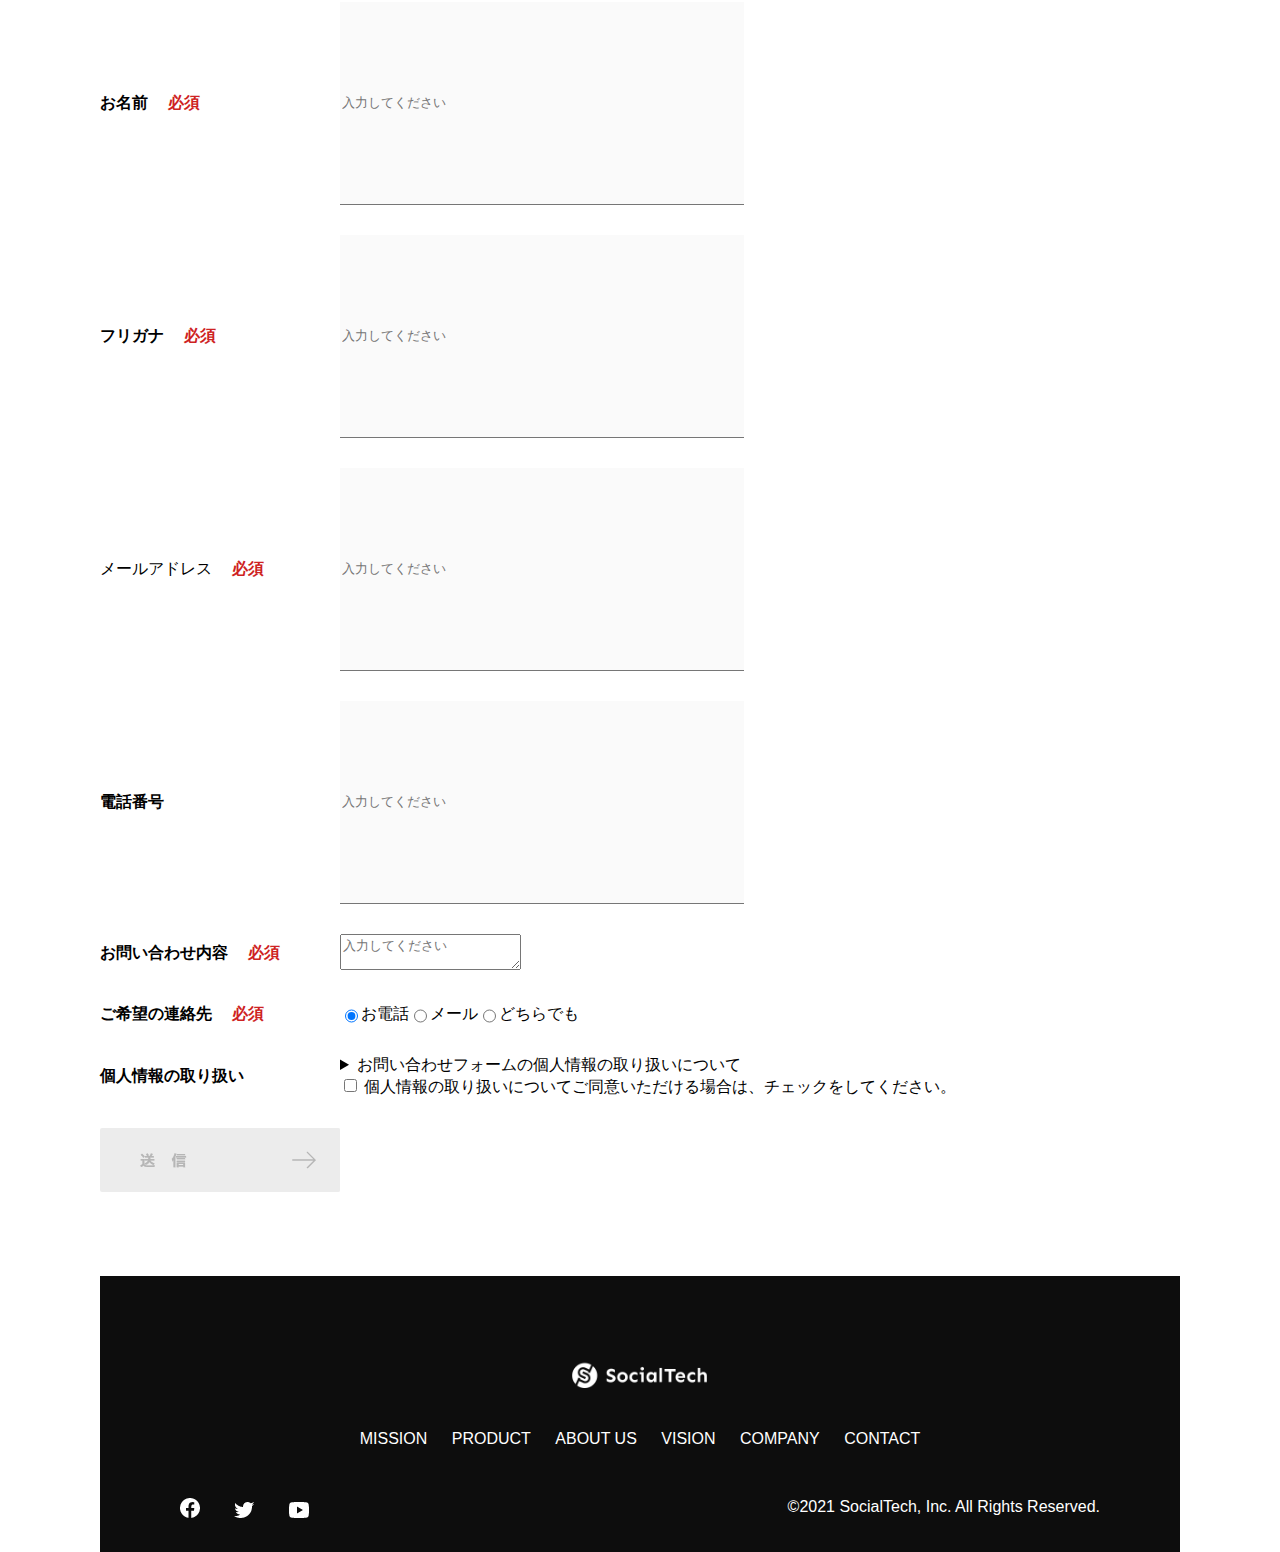
<file: kadai_tutorial_output/socialtech/index.html>
<!DOCTYPE html>
<html>

<head>
    <title>SocialTech</title>
    <meta charset="UTF-8">
    <meta name="description" content="SocialTechはEdTech業界のリーディングカンパニーを目指します。">
    <meta name="viewport" content="width=device-width, initial-scale=1.0">
    <link rel="stylesheet" href="style.css">
</head>

<body>
    <header>
        <a href="index.html" id="logo"><img src="images/logo.png" alt="トップページに戻る"></a>
        <nav id="nav-pc">
            <a href="mission.html">MISSION</a>
            <a href="product.html">PRODUCT</a>
            <a href="index.html#aboutus">ABOUT US</a>
            <!-- ページないリンク -->
            <section id="aboutus">
            </section>
            <a href="index.html#company">COMPANY</a>
            <a href="index.html#contact">CONTACT</a>
        </nav>
        <!-- スマホ用メニューボタン -->
        <img id="menu-sp" src="images/button-menu.png" alt="ナビゲーションを開く" onclick="document.getElementById('nav-sp').style.display = 'block'"> 
        <!-- スマホ用ナビゲーション -->
        <nav id="nav-sp">
            <img id="close" src="images/button-close.png" alt="ナビゲーションを閉じる" onclick="document.getElementById('nav-sp').style.display = 'none'">
            <a id="logo-sp" href="index.html" onclick="document.getElementById('nav-sp').style.display = 'none'"><img
                src="images/logo-sp.png" alt="トップページに戻る"></a>
            <a class="menu" href="mission.html" onclick="document.getElementById('nav-sp').style.display = 'none'">MISSION</a>
            <a class="menu" href="product.html" onclick="document.getElementById('nav-sp').style.display = 'none'">PRODUCT</a>
            <a class="menu" href="index.html#aboutus" onclick="document.getElementById('nav-sp').style.display = 'none'">ABOUT
              US</a>
            <a class="menu" href="index.html#vision"
              onclick="document.getElementById('nav-sp').style.display = 'none'">VISION</a>
            <a class="menu" href="index.html#company"
              onclick="document.getElementById('nav-sp').style.display = 'none'">COMPANY</a>
            <a class="menu" href="index.html#contact"
              onclick="document.getElementById('nav-sp').style.display = 'none'">CONTACT</a>
            <div id="sns">
              <a href="https://www.facebook.com/sejuku2013"><img src="images/button-facebook.png" alt="Facebookのリンク"></a>
              <a href="https://twitter.com/samuraijuku"><img src="images/button-twitter.png" alt="Twitterのリンク"></a>
              <a href="https://www.youtube.com/channel/UCCFOQO5aDK0xXam4cUQXT8g"><img src="images/button-youtube.png" alt="YouTubeのリンク"></a>
            </div>
          </nav>
    </header>
    <main>
        <article>
            <section id="main-visual">
                <div id="main-message">
                    <h1>WORLD PEACE</h1>
                    <p>IT教育で世界平和を実現する</p>
                </div>
                <img src="images/index/index-main.png" alt="PCの周りに集まる多国籍の仲間たち">
            </section>
            <!-- ミッション -->
            <section id="mission">
                <h2 class="index-h2">MISSION</h2>
                <div id="mission-flex">
                    <div>
                        <img id="mission-photo" src="images/index/index-mission.png" alt="屋外のベンチで写真を撮影する多国籍の仲間たち">
                        <h3>世界平和の実現</h3>
                        <p>
                            人類の悲願である世界平和。世界平和を脅かす様々な社会問題を解決するためには、イノベーションをどんどん起こしていく必要があります。SocialTechは、プログラミング教育を通してイノベーターを輩出することで、世界平和という大きなテーマに挑んでいきます。
                        </p>
                    </div>
                    <div>
                        <img id="s2dgs" src="images/index/s2dgs.png" alt="S2DGs">
                        <h3>S2DGsの実現</h3>
                        <p>国連が掲げる「Sustainable Development
                            Goals（持続可能な開発目標）」に含まれる17つのグローバル目標のうち、以下の5つの目標の実現をミッションとしてサービスを展開しています。</p>
                        <a href="mission.html">
                            <img src="images/button-more.png" alt="もっとみる">
                        </a>
                    </div>
                </div>
            </section>
            <!-- product -->
            <section id="product">
                <h2 class="index-h2">PRODUCT</h2>
                <div>
                    <div id="product-left">
                        <div>
                            <img class="product-photo" src="images/index/index-mantoman.png" alt="PCでコードを書く男性">
                            <div class="product-explain">
                                <span>MAN TO MAN</span>
                                <h3>プログラミング教育</h3>
                                <p>2013年より日本で唯一の専属講師によるマンツーマンのプログラミングレッスンを開始。AI/人工知能やウェブデザインの学習も可能です。</p>
                            </div>
                        </div>
                        <div>
                            <img class="product-photo" src="images/index/index-career.png" alt="笑顔で話し合う2人の男性">
                            <div class="product-explain">
                                <span>CAREER</span>
                                <h3>人材紹介事業</h3>
                                <p>エンジニアへの転職に特化した履歴書や職務経歴書のアドバイスや面接対策を行い、豊富な求人の中から最適なキャリア選択を支援します。</p>
                            </div>
                        </div>
                    </div>
                    <!-- cssだとうまく表示できない -->
                    <div id="product-right">
                        <div>
                            <img class="product-photo" src="images/index/index-media.png" alt="スマートフォンを操作する人">
                            <div class="product-explain">
                                <span>MEDIA</span>
                                <h3>プログラミング学習メディア</h3>
                                <p>月間200万人に読まれる日本最大級のプログラミング学習サイト「SocialTech Blog」やYouTubeチャンネルにて学習情報を発信しています。</p>
                            </div>
                        </div>
                        <div>
                            <img class="product-photo" src="images/index/index-b2b.png" alt="講演中の男性とそれを聴く人々">
                            <div class="product-explain">
                                <span>B2B</span>
                                <h3>法人研修事業</h3>
                                <p>社員のスキルアップ・資格取得・福利厚生を目的としたプログラミング法人研修。貴社の事業モデルに合わせた研修内容の提案を致します。</p>
                            </div>
                        </div>
                    </div>
                </div>
                <div>
                    <a id="product-more" href="product.html">
                        <img src="images/button-more.png" alt="もっとみる">
                    </a>
                </div>
            </section>
            <!-- about us -->
            <section id="aboutus">
                <h2 class="index-h2">ABOUT US</h2>
                <h3>3つの組織文化</h3>
                <div>
                    <table class="culture-table">
                        <tr>
                            <td>
                                <span class="culture-num">01</span>
                            </td>
                            <td>
                                <span class="culture-en">FLEXIBLE</span>
                                <span class="culture-jp">フレキシブル</span>
                            </td>
                        </tr>
                        <tr>
                            <td>
                                <!--空のセル-->
                            </td>
                            <td>
                                <p class="culture-description">
                                    リモートワーク、フルフレックス、副業推奨など1人1人が最大限のパフォーマンスを発揮できる柔軟な働き方を促進しています。
                                </p>
                            </td>
                        </tr>
                        <tr>
                            <td>
                                <span class="culture-num">02</span>
                            </td>
                            <td>
                                <span class="culture-en">TEAL</span>
                                <span class="culture-jp">ティール</span>
                            </td>
                        </tr>
                        <tr>
                            <td>
                                <!--空のセル-->
                            </td>
                            <td>
                                <p class="culture-description">
                                    会社全体を1つの生命体として捉え、お互いが深く結びついた一階層型
                                    組織として部署・チーム関係なく課題解決をできる組織を目指しています。
                                </p>
                            </td>
                        </tr>
                        <tr>
                            <td>
                                <span class="culture-num">03</span>
                            </td>
                            <td>
                                <span class="culture-en">SELF REALIZATION</span>
                                <span class="culture-jp">自己実現</span>
                            </td>
                        </tr>
                        <tr>
                            <td>
                                <!--空のセル-->
                            </td>
                            <td>
                                <p class="culture-description">
                                    クオーター毎に経営・部署・個人ごとにOKRを設定し個人のキャリアと
                                    会社の目指す方向の軌道修正を行っております。
                                </p>
                            </td>
                        </tr>
                    </table>
                    <img class="culture-img" src="images/index/index-aboutus1.png" alt="笑顔で話し合う2人の女性">
                </div>
                <img class="culture-img2" src="images/index/index-aboutus2.png" alt="笑顔で話し合う3人の男女">
            </section>
            <!-- VISION -->
            <section id="vision">
                <h2 class="index-h2">vision</h2>
                <h3>7つの行動指針</h3>
                <div>
                    <div class="vision-box">
                        <img src="images/index/vision-01.png" alt="01">
                        <span>
                            <h4>CUSTOMER IS BOSS</h4>
                            <h5>あなたのボスは顧客である</h5>
                            <p>私たちは常にお客様志向で行動し、お客様を喜ばせ、期待値を超えた感動を提供することを大切にします。</p>
                        </span>
                        <div class="vision-box">
                            <span>
                                <h4>CUSTOMER IS BOSS</h4>
                                <h5>あなたのボスは顧客である</h5>
                                <p>私たちは常にお客様志向で行動し、お客様を喜ばせ、期待値を超えた感動を提供することを大切にします。</p>
                            </span>
                        </div>
                    </div>
                    <div class="vision-box">
                        <img src="images/index/vision-02.png" alt="02">
                        <span>
                            <h4>MOVE FAST</h4>
                            <h5>早さは価値</h5>
                            <p>素早く試し、素早く実行することで新しい気付きや発見を見つけていきます。</p>
                        </span>
                    </div>
                    <div class="vision-box">
                        <img src="images/index/vision-03.png" alt="03">
                        <span>
                            <h4>IMPACT DRIVEN</h4>
                            <h5>作業するのは仕事ではない</h5>
                            <p>問題から考え、成果とは何かを考え続け、インパクトのある成果を生むために仕事をしていきます。</p>
                        </span>
                    </div>
                    <div class="vision-box">
                        <img src="images/index/vision-04.png" alt="04">
                        <span>
                            <h4>SAVE TIME, SAVE MONEY</h4>
                            <h5>浪費は命取りになる</h5>
                            <p>少ないコストでできる方法を考えます。お金だけでなく、人の時間をいただいている自覚を持ち、あらゆるリソースを有意義に活用します。</p>
                        </span>
                    </div>
                    <div class="vision-box">
                        <img src="images/index/vision-05.png" alt="05">
                        <span>
                            <h4>BE GENTLE</h4>
                            <h5>「優しくない」をなくす</h5>
                            <p>社会をすこしずつ優しくしていきます。自分、家族、同僚、顧客、他人、全ての人に優しくいることを心がけます。</p>
                        </span>
                    </div>
                    <div class="vision-box">
                        <img src="images/index/vision-06.png" alt="06">
                        <span>
                            <h4>ABC</h4>
                            <h5>当たり前の事をバカにせずにちゃんとやる</h5>
                            <p>礼儀、健康、嘘をつかない。当たり前の事が出来ているかを常に自問し、当たり前の基準を高く持って行動します。</p>
                        </span>
                    </div>
                    <div class="vision-box">
                        <img src="images/index/vision-07.png" alt="07">
                        <span>
                            <h4>ZTI</h4>
                            <h5>絶対的当事者意識</h5>
                            <p>役職や役割に応じた相対的な当事者意識ではなく、自身の身で起こることすべてに対する絶対的な当事者意識を持ちます。</p>
                        </span>
                    </div>
            </section>
            <section id="company">
                <h2 class="index-h2">COMPANY</h2>
                <h3>会社概要</h3>
                <table id="company-table">
                    <tr>
                        <th class="tableheader-first">会社名</th>
                        <td class="cell-first">株式会社SocialTech</td>
                    </tr>
                    <tr>
                        <th class="tableheader">所在地</th>
                        <td class="cell">〒150-0043 東京都渋谷区道玄坂2丁目11-1 Gスクエア渋谷道玄坂4F<br>JR山手線「渋谷駅」より徒歩3分</td>
                    </tr>
                    <tr>
                        <th class="tableheader">代表者</th>
                        <td class="cell">代表取締役 田中 太郎</td>
                    </tr>
                    <tr>
                        <th class="tableheader">設立</th>
                        <td class="cell">2015年3月19日</td>
                    </tr>
                </table>
                <iframe
                    src="https://www.google.com/maps/embed?pb=!1m18!1m12!1m3!1d3241.7759544892483!2d139.69399665123464!3d35.65789123876098!2m3!1f0!2f0!3f0!3m2!1i1024!2i768!4f13.1!3m3!1m2!1s0x60188caa0042e8d1%3A0xba130bea826a7aa2!2z44CSMTUwLTAwNDMg5p2x5Lqs6YO95riL6LC35Yy66YGT546E5Z2C77yS5LiB55uu77yR77yR4oiS77yR!5e0!3m2!1sja!2sjp!4v1636872991912!5m2!1sja!2sjp"
                    style="border:0;" allowfullscreen="" loading="lazy">
                </iframe>
            </section>
            <!-- お問い合わせフォーム -->
            <section id="contact">
                <h2 class="index-h2">CONTACT</h2>
                <h3>お問い合わせ</h3>
                <!-- <form> -->
                <form action="https://api.staticforms.xyz/submit" method="post">
                    <input type="text" name="honeypot" style="display:none">
                    <!-- STATIC FORMSのアクセスキー -->
                    <input type="hidden" name="accessKey" value="da9c9e4f-02e4-4780-bcf6-7b5651ca7385">
                    <!--メールのタイトル-->
                    <input type="hidden" name="subject" value="お問い合わせフォーム">
                    <!--送信先のメールアドレスをvalueに設定する-->
                    <input type="hidden" name="replyTo" value="emarccc3252@gmail.com">
                    <!--redirectToのURLは公開後のURLへリンクする-->
                    <input type="hidden" name="redirectTo" value="">
                    <div>
                        <div class="contact-heading">
                            <label class="contact-label">お名前<span class="contact-span">必須</span></label>
                        </div>
                        <div>
                            <input type="text" name="name" placeholder="入力してください" class="contact-textbox">
                        </div>
                    </div>
                    <div>
                        <div class="contact-heading">
                            <div class="contact-label">フリガナ<span class="contact-span">必須</span></div>
                        </div>
                        <div>
                            <input type="text" name="hurigana" placeholder="入力してください" class="contact-textbox">
                        </div>
                    </div>
                    <div>
                        <div class="contact-heading">
                            <label type="contact-label">メールアドレス<span class="contact-span">必須</span></label>
                        </div>
                        <div>
                            <input type="text" name="email" placeholder="入力してください" class="contact-textbox">
                        </div>
                    </div>
                    <div>
                        <div class="contact-heading">
                            <label class="contact-label">電話番号</label>
                        </div>
                        <div>
                            <input type="text" name="tel" placeholder="入力してください" class="contact-textbox">
                        </div>
                    </div>
                    <div>
                        <div class="contact-heading">
                            <label class="contact-label">お問い合わせ内容<span class="contact-span">必須</span></label>
                        </div>
                        <div>
                            <textarea class="contact-textarea" placeholder="入力してください" name="message"></textarea>
                        </div>
                    </div>
                    <div>
                        <div class="contact-heading">
                            <label class="contact-label">ご希望の連絡先<span class="contact-span">必須</span></label>
                        </div>
                        <input class="radiobutton" type="radio" value="tel" name="contact" checked><label>お電話</label>
                        <input class="radiobutton" type="radio" value="mail" name="contact"><label>メール</label>
                        <input class="radiobutton" type="radio" value="both" name="contact"><label>どちらでも</label>
                    </div>
                    <div>
                        <div class="contact-heading">
                            <label class="contact-label">個人情報の取り扱い</label>
                        </div>
                        <div>
                            <details>
                                <summary>お問い合わせフォームの個人情報の取り扱いについて</summary>
                                <div>
                                    <span>１．組織の名称又は氏名</span><br>
                                    株式会社SocialTech<br><br>
                                    <span>２．個人情報保護管理者（若しくはその代理人）の氏名又は職名、所属及び連絡先
                                        鈴木 一郎 コーポレート部</span><br>
                                    メールアドレス：support@socialtech.net<br>
                                    TEL：03-xxxx-xxxx<br>
                                    <span>３．個人情報の利用目的</span><br>
                                    ・本サービス及び本サービスに関連する情報の提供又はそれらに関する連絡のため<br>
                                    ・ユーザーの本人確認のため<br>
                                    ・当社サービスのご案内のため<br>
                                    ・当社の商品等の広告または宣伝（電子メールによるものを含むものとします。）<br><br>
                                    <span>４．個人情報の取り扱い業務の委託</span><br>
                                    個人情報の取扱業務の全部または一部を外部に業務委託する場合があります。<br>
                                    その際、弊社は、個人情報を適切に保護できる管理体制を敷き実行していることを条件として<br>
                                    委託先を厳選したうえで、機密保持契約を委託先と締結し、お客様の個人情報を厳密に管理させます。<br><br>
                                    <span>５．個人情報の開示等の請求</span><br>
                                    お客様は、弊社に対してご自身の個人情報の開示等（利用目的の通知、開示、内容の訂正・追加・削除、利用の停止または消去、第三者への提供の停止）に関して、当社問合わせ窓口に申し出ることができます。<br>
                                    その際、弊社はお客様ご本人を確認させていただいたうえで、合理的な期間内に対応いたします。<br><br>
                                    なお、個人情報に関する弊社問合わせ先は、次の通りです。<br><br>
                                    株式会社SocialTech　個人情報問合せ窓口<br>
                                    〒150-0043　東京都渋谷区道玄坂2丁目11-1 Ｇスクエア渋谷道玄坂 4F<br>
                                    メールアドレス：support@socialtech.net　TEL：03-xxxx-xxxx<br><br>
                                    <span>６．個人情報を提供されることの任意性について</span><br><br>
                                    お客様がご自身の個人情報を弊社に提供されるか否かは、お客様のご判断によりますが、もしご提供されない場合には、適切なサービスが提供できない場合がありますので予めご了承ください。
                                </div>
                            </details>
                            <input type="checkbox" name="agree">
                            <span>個人情報の取り扱いについてご同意いただける場合は、チェックをしてください。</span>
                        </div>
                    </div>
                    <input type="image" src="images/button-submit.png" alt="送信する">
                </form>
            </section>
        </article>
        <footer>
            <div id="footer-logo">
                <img src="images/logo-sp.png" alt="SocialTech">
            </div>
            <div id="footer-link">
                <a href="mission.html">MISSION</a>
                <a href="product.html">PRODUCT</a>
                <a href="index.html#aboutus">ABOUT US</a>
                <a href="index.html#vision">VISION</a>
                <a href="index.html#company">COMPANY</a>
                <a href="index.html#contact">CONTACT</a>
            </div>
            <div id="sns-footer">
                <a href="https://www.facebook.com/sejuku2013"><img src="images/button-facebook.png"
                        alt="Facebookのリンク"></a>
                <a href="https://twitter.com/samuraijuku"><img src="images/button-twitter.png" alt="Twitterのリンク"></a>
                <a href="https://www.youtube.com/channel/UCCFOQO5aDK0xXam4cUQXT8g"><img src="images/button-youtube.png"
                        alt="YouTubeのリンク"></a>
                <span id="copyright">&copy;2021 SocialTech, Inc. All Rights Reserved. </span>
            </div>
        </footer>
    </main>
</body>

</html>

</div>
</footer>
</main>
</body>

</html>
</file>
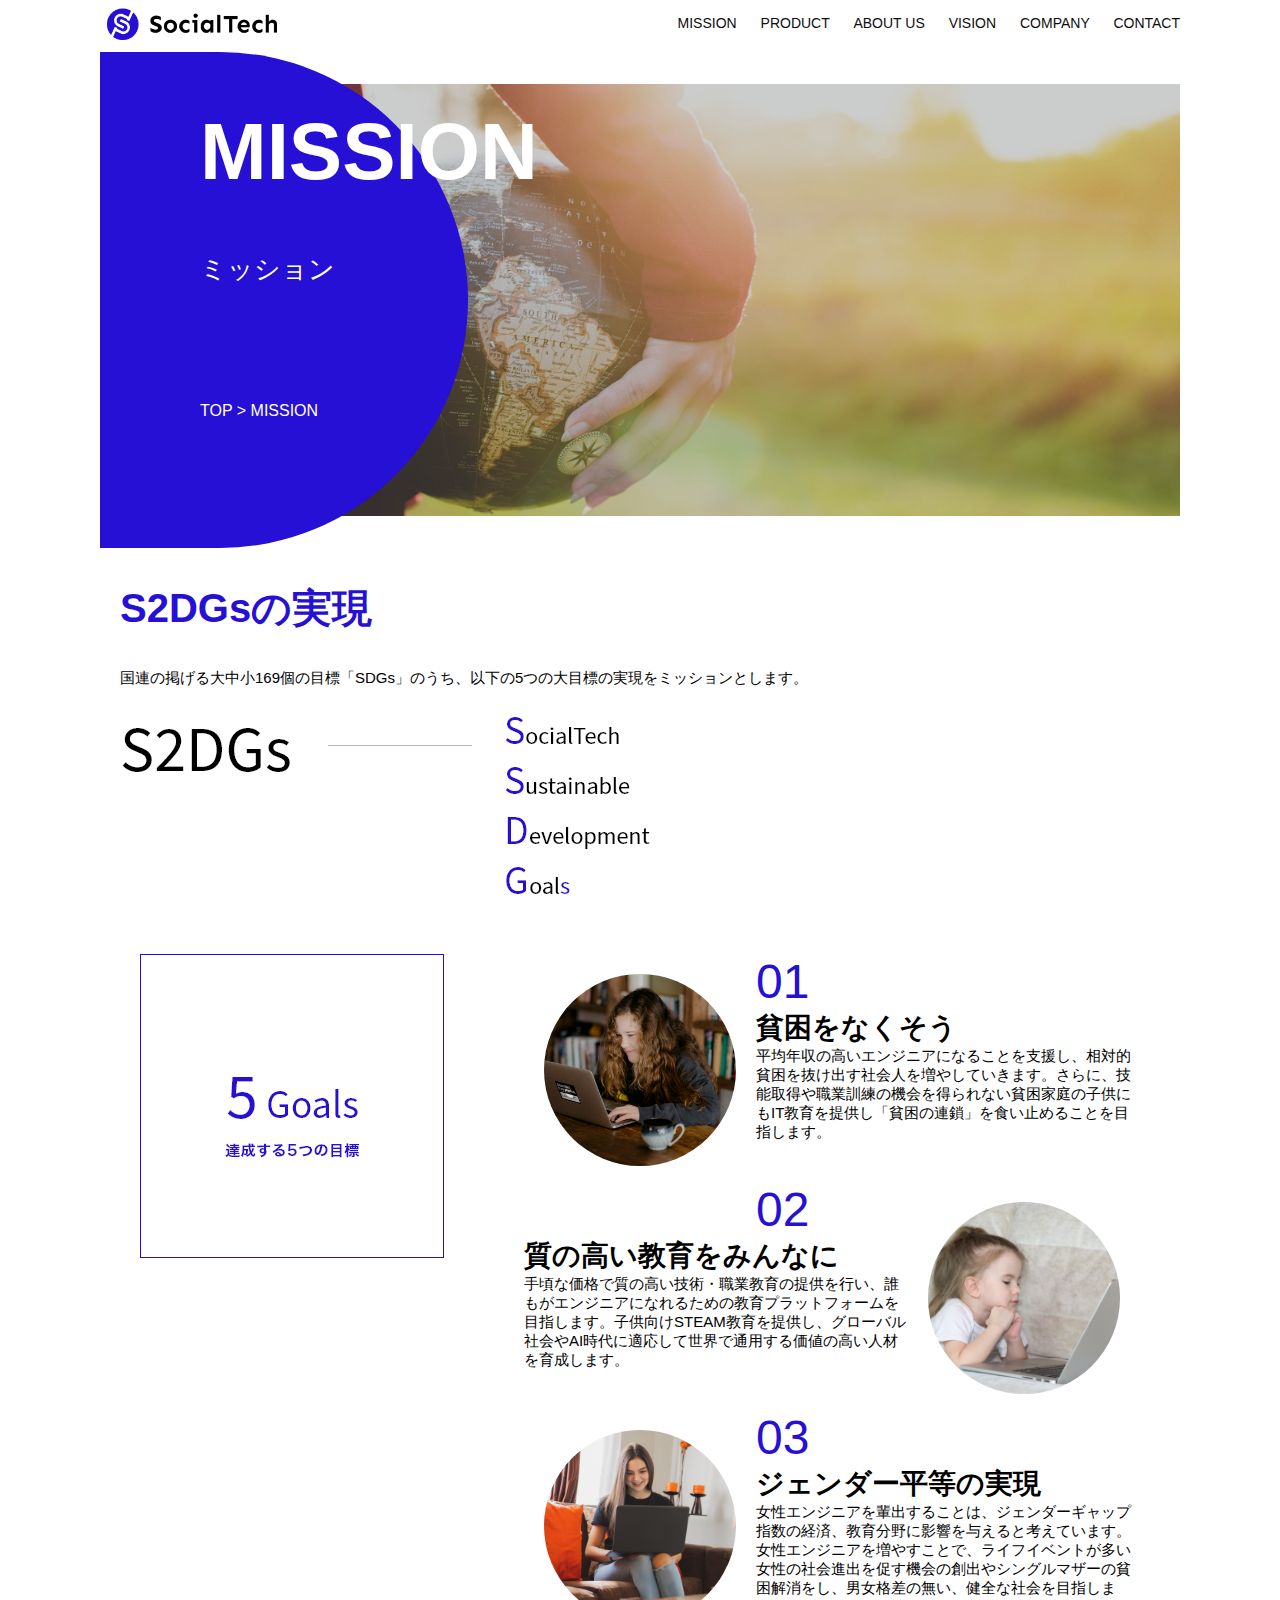
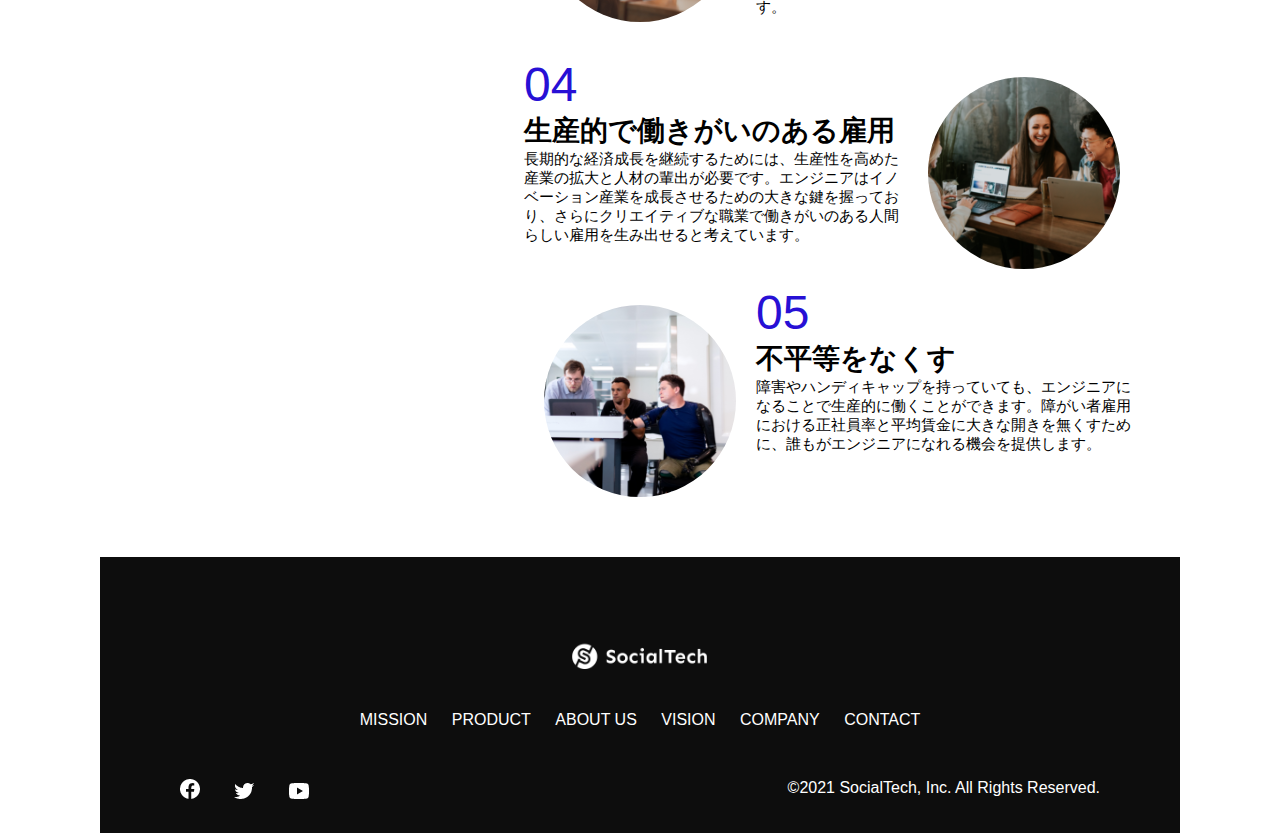
<file: kadai_tutorial_output/socialtech/mission.html>
<!DOCTYPE html>
<html>

<head>
    <meta charset="UTF-8">
    <meta name="viewport" content="width-device, initial-scale=1.0">
    <link rel="stylesheet" href="style.css">
</head>

<body>
    <header>
        <a href="index.html" id="logo"><img src="images/logo.png" alt="トップページに戻る"></a>
        <nav id="nav-pc">
            <a href="mission.html">MISSION</a>
            <a href="product.html">PRODUCT</a>
            <a href="index.html#aboutus">ABOUT US</a>
            <a href="index.html#vision">VISION</a>
            <a href="index.html#company">COMPANY</a>
            <a href="index.html#contact">CONTACT</a>
        </nav>
        <!-- スマホ用メニューボタン -->
        <img id="menu-sp" src="images/button-menu.png" alt="ナビゲーションを開く"
            onclick="document.getElementById('nav-sp').style.display = 'block'">
        <!-- スマホ用ナビゲーション -->
        <nav id="nav-sp">
            <img id="close" src="images/button-close.png" alt="ナビゲーションを開く"
                onclick="document.getElementById('nav-sp').style.display = 'none'">
            <a id="logo-sp" href="index.html" onclick="document.getElementById('nav-sp').style.display = 'none'"><img
                    src="images/logo-sp.png" alt="トップページに戻る"></a>
            <a class="menu" href="mission.html"
                onclick="document.getElementById('nav-sp').style.display = 'none'">MISSION</a>
            <a class="menu" href="product.html"
                onclick="document.getElementById('nav-sp').style.display = 'none'">PRODUCT</a>
            <a class="menu" href="index.html#aboutus"
                onclick="document.getElementById('nav-sp').style.display = 'none'">ABOUT
                US</a>
            <a class="menu" href="index.html#vision"
                onclick="document.getElementById('nav-sp').style.display = 'none'">VISION</a>
            <a class="menu" href="index.html#company"
                onclick="document.getElementById('nav-sp').style.display = 'none'">COMPANY</a>
            <a class="menu" href="index.html#contact"
                onclick="document.getElementById('nav-sp').style.display = 'none'">CONTACT</a>
            <div id="sns">
                <a href="https://www.facebook.com/sejuku2013"><img src="images/button-facebook.png"
                        alt="Facebookのリンク"></a>
                <a href="https://twitter.com/samuraijuku"><img src="images/button-twitter.png" alt="Twitterのリンク"></a>
                <a href="https://www.youtube.com/channel/UCCFOQO5aDK0xXam4cUQXT8g"><img src="images/button-youtube.png"
                        alt="YouTubeのリンク"></a>
            </div>
        </nav>
    </header>
    <main>
        <article>
            <section id="mission-main">
                <div id="mission-title">
                    <h1>MISSION</h1>
                    <span>ミッション</span>
                    <div>TOP > MISSION</div>
                </div>
            </section>
            <section id="mission-s2dgs">
                <h2 class="mission-h2">S2DGsの実現</h2>
                <p>国連の掲げる大中小169個の目標「SDGs」のうち、以下の5つの大目標の実現をミッションとします。</p>
                <img src="images/mission/mission-s2dgs.png" alt="S2DGs">
            </section>
            <section id="mission-5goals">
                <div>
                    <img id="s2dgs-image" src="images/mission/mission-5goals.png" alt="5Goals">
                </div>
                <div>
                    <div>
                        <img class="fivegoals-image-left" src="images/mission/mission-5goals01.png" alt="PCを操作する女の子">
                        <span class="fivegoals-number">01</span>
                        <h3 class="fivegoals-h3">貧困をなくそう</h3>
                        <p class="fivegoals-p">
                            平均年収の高いエンジニアになることを支援し、相対的貧困を抜け出す社会人を増やしていきます。さらに、技能取得や職業訓練の機会を得られない貧困家庭の子供にもIT教育を提供し「貧困の連鎖」を食い止めることを目指します。
                        </p>
                    </div>

                    <div>
                        <img class="fivegoals-image-right" src="images/mission/mission-5goals02.png"
                            alt="PCを見つめる小さい女の子">
                        <span class="fivegoals-number">02</span>
                        <h3 class="fivegoals-h3">質の高い教育をみんなに</h3>
                        <p class="fivegoals-p">
                            手頃な価格で質の高い技術・職業教育の提供を行い、誰もがエンジニアになれるための教育プラットフォームを目指します。子供向けSTEAM教育を提供し、グローバル社会やAI時代に適応して世界で通用する価値の高い人材を育成します。
                        </p>
                    </div>

                    <div>
                        <img class="fivegoals-image-left" src="images/mission/mission-5goals03.png" alt="PCを操作する女性">
                        <span class="fivegoals-number">03</span>
                        <h3 class="fivegoals-h3">ジェンダー平等の実現</h3>
                        <p class="fivegoals-p">
                            女性エンジニアを輩出することは、ジェンダーギャップ指数の経済、教育分野に影響を与えると考えています。女性エンジニアを増やすことで、ライフイベントが多い女性の社会進出を促す機会の創出やシングルマザーの貧困解消をし、男女格差の無い、健全な社会を目指します。
                        </p>
                    </div>

                    <div>
                        <img class="fivegoals-image-right" src="images/mission/mission-5goals04.png" alt="笑顔で話し合う3人の男女">
                        <span class="fivegoals-number">04</span>
                        <h3 class="fivegoals-h3">生産的で働きがいのある雇用</h3>
                        <p class="fivegoals-p">
                            長期的な経済成長を継続するためには、生産性を高めた産業の拡大と人材の輩出が必要です。エンジニアはイノベーション産業を成長させるための大きな鍵を握っており、さらにクリエイティブな職業で働きがいのある人間らしい雇用を生み出せると考えています。
                        </p>
                    </div>

                    <div>
                        <img class="fivegoals-image-left" src="images/mission/mission-5goals05.png"
                            alt="障害を持つ男性が生き生きと働く様子">
                        <span class="fivegoals-number">05</span>
                        <h3 class="fivegoals-h3">不平等をなくす</h3>
                        <p class="fivegoals-p">
                            障害やハンディキャップを持っていても、エンジニアになることで生産的に働くことができます。障がい者雇用における正社員率と平均賃金に大きな開きを無くすために、誰もがエンジニアになれる機会を提供します。
                        </p>
                    </div>
                </div>
                </div>
            </section>
        </article>
    </main>
</body>
<article></article>
<footer>
    <div id="footer-logo">
        <img src="images/logo-sp.png" alt="SocialTech">
    </div>
    <div id="footer-link">
        <a href="mission.html">MISSION</a>
        <a href="product.html">PRODUCT</a>
        <a href="index.html#aboutus">ABOUT US</a>
        <a href="index.html#vision">VISION</a>
        <a href="index.html#company">COMPANY</a>
        <a href="index.html#contact">CONTACT</a>
    </div>
    <div id="sns-footer">
        <a href="https://www.facebook.com/sejuku2013"><img src="images/button-facebook.png" alt="Facebookのリンク"></a>
        <a href="https://twitter.com/samuraijuku"><img src="images/button-twitter.png" alt="Twitterのリンク"></a>
        <a href="https://www.youtube.com/channel/UCCFOQO5aDK0xXam4cUQXT8g"><img src="images/button-youtube.png"
                alt="YouTubeのリンク"></a>
        <span id="copyright">&copy;2021 SocialTech, Inc. All Rights Reserved. </span>
    </div>
</footer>

</html>
</file>
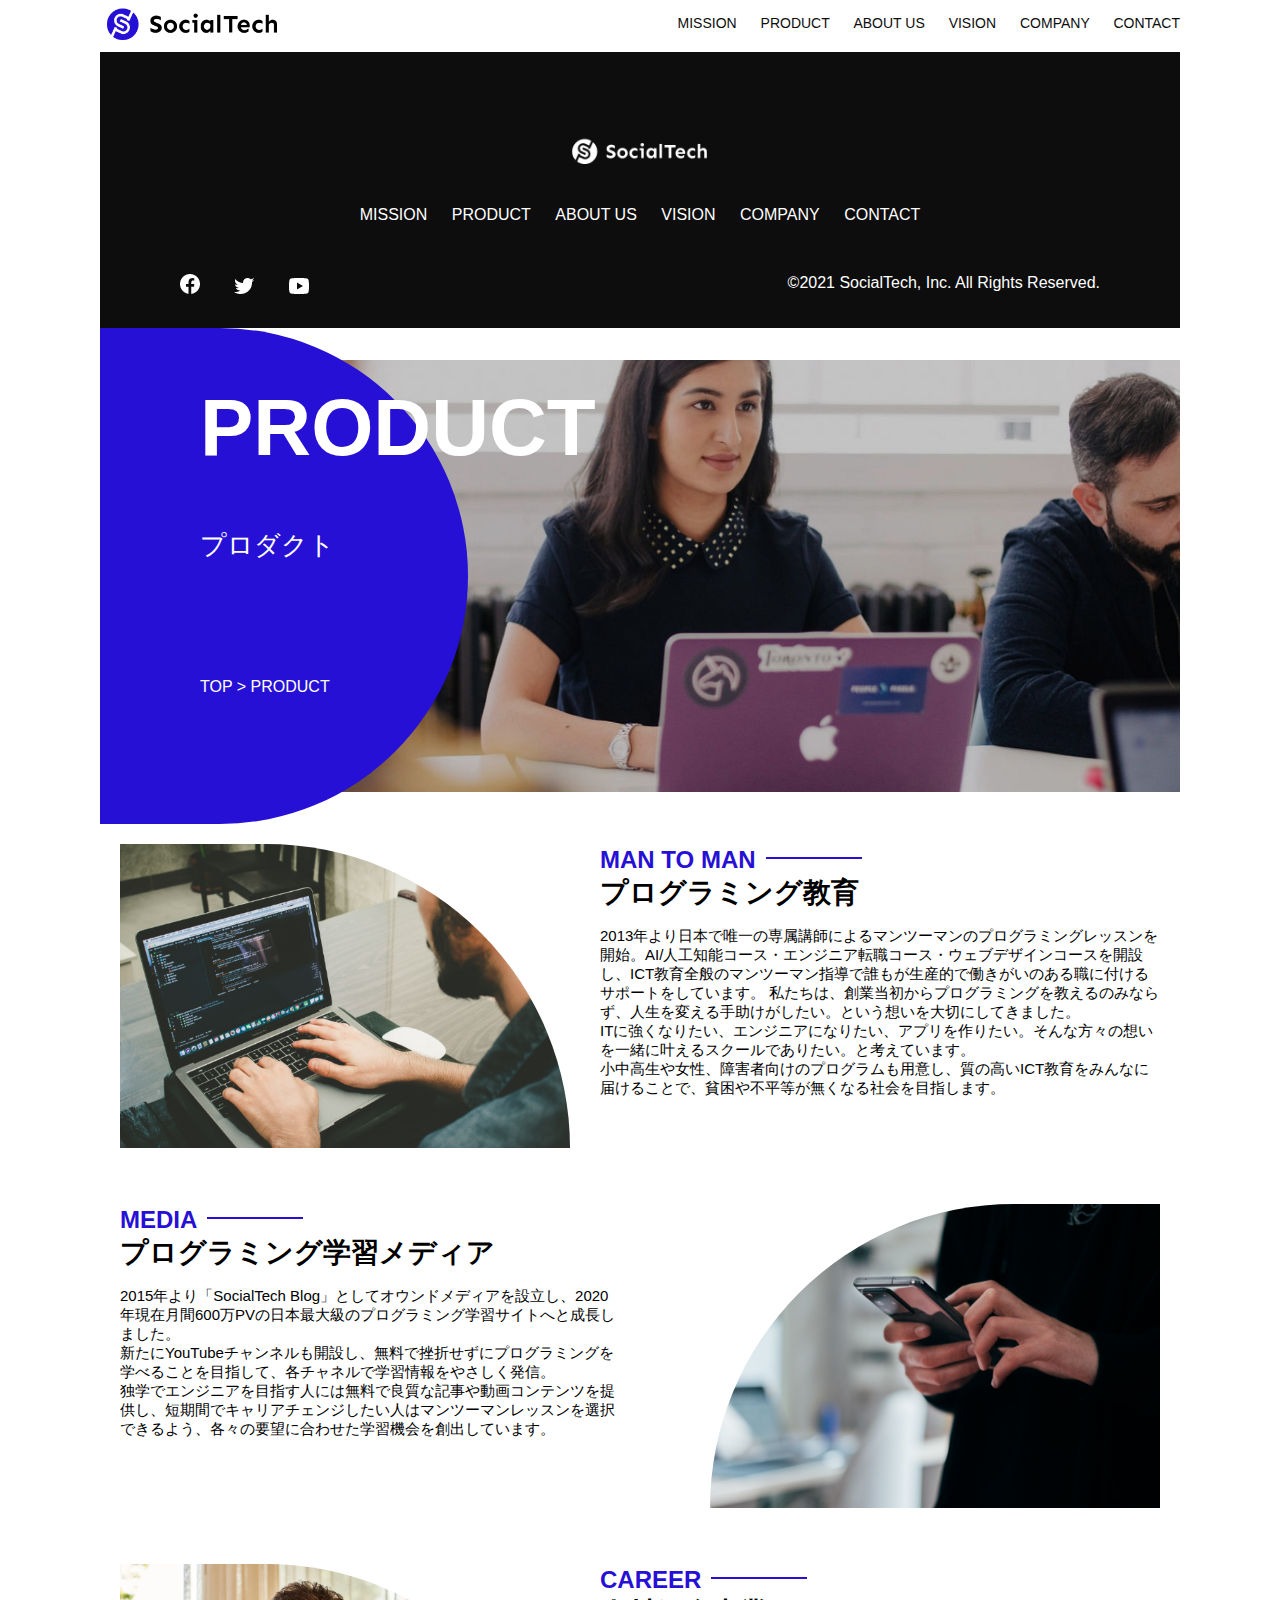
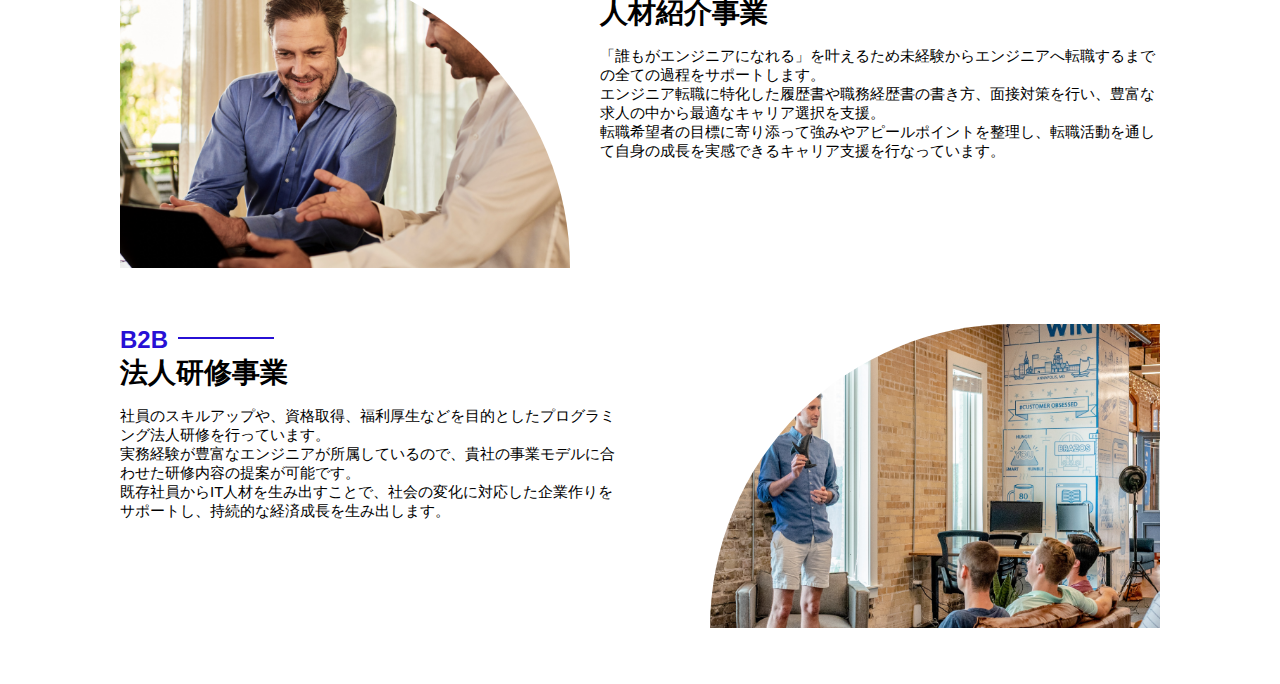
<file: kadai_tutorial_output/socialtech/product.html>
<!DOCTYPE html>
<html>

<head>
    <title>SocialTech -PRODUCT プロダクト-</title>
    <meta charset="UTF-8">
    <meta name="description" content="SocialTechの4つのプロダクトを紹介します">
    <meta name="viewport" content="width=device-width, initial-scale=1.0">
    <link rel="stylesheet" href="style.css">
</head>

<body>
    <!-- ヘッダー -->
    <header>
        <!-- ロゴ -->
        <a href="index.html" id="logo"><img src="images/logo.png" alt="トップページに戻る"></a>

        <!-- PC用ナビゲーション -->
        <nav id="nav-pc">
            <a href="mission.html">MISSION</a>
            <a href="product.html">PRODUCT</a>
            <a href="index.html#aboutus">ABOUT US</a>
            <a href="index.html#vision">VISION</a>
            <a href="index.html#company">COMPANY</a>
            <a href="index.html#contact">CONTACT</a>
        </nav>

        <!-- スマホ用メニューボタン -->
        <img id="menu-sp" src="images/button-menu.png" alt="ナビゲーションを開く"
            onclick="document.getElementById('nav-sp').style.display = 'block'">

        <!-- スマホ用ナビゲーション -->
        <nav id="nav-sp">
            <img id="close" src="images/button-close.png" alt="ナビゲーションを閉じる"
                onclick="document.getElementById('nav-sp').style.display = 'none'">
            <a id="logo-sp" href="index.html" onclick="document.getElementById('nav-sp').style.display = 'none'"><img
                    src="images/logo-sp.png" alt="トップページに戻る"></a>
            <a class="menu" href="mission.html"
                onclick="document.getElementById('nav-sp').style.display = 'none'">MISSION</a>
            <a class="menu" href="product.html"
                onclick="document.getElementById('nav-sp').style.display = 'none'">PRODUCT</a>
            <a class="menu" href="index.html#aboutus"
                onclick="document.getElementById('nav-sp').style.display = 'none'">ABOUT
                US</a>
            <a class="menu" href="index.html#vision"
                onclick="document.getElementById('nav-sp').style.display = 'none'">VISION</a>
            <a class="menu" href="index.html#company"
                onclick="document.getElementById('nav-sp').style.display = 'none'">COMPANY</a>
            <a class="menu" href="index.html#contact"
                onclick="document.getElementById('nav-sp').style.display = 'none'">CONTACT</a>
            <div id="sns">
                <a href="https://www.facebook.com/sejuku2013"><img src="images/button-facebook.png"
                        alt="Facebookのリンク"></a>
                <a href="https://twitter.com/samuraijuku"><img src="images/button-twitter.png" alt="Twitterのリンク"></a>
                <a href="https://www.youtube.com/channel/UCCFOQO5aDK0xXam4cUQXT8g"><img src="images/button-youtube.png"
                        alt="YouTubeのリンク"></a>
            </div>
        </nav>
    </header>
    <main>
        <article>
        </article>
        <footer>
            <div id="footer-logo">
                <img src="images/logo-sp.png" alt="SocialTech">
            </div>
            <div id="footer-link">
                <a href="mission.html">MISSION</a>
                <a href="product.html">PRODUCT</a>
                <a href="index.html#aboutus">ABOUT US</a>
                <a href="index.html#vision">VISION</a>
                <a href="index.html#company">COMPANY</a>
                <a href="index.html#contact">CONTACT</a>
            </div>
            <div id="sns-footer">
                <a href="https://www.facebook.com/sejuku2013"><img src="images/button-facebook.png"
                        alt="Facebookのリンク"></a>
                <a href="https://twitter.com/samuraijuku"><img src="images/button-twitter.png" alt="Twitterのリンク"></a>
                <a href="https://www.youtube.com/channel/UCCFOQO5aDK0xXam4cUQXT8g"><img src="images/button-youtube.png"
                        alt="YouTubeのリンク"></a>
                <span id="copyright">&copy;2021 SocialTech, Inc. All Rights Reserved. </span>
            </div>
        </footer>
    </main>
    <article>
        <section id="product-main">
            <div id="product-title">
                <h1>PRODUCT</h1>
                <span>プロダクト</span>
                <div>TOP > PRODUCT</div>
            </div>
        </section>
        <section class="product-section1">
            <img src="images/product/product-mantoman.png" alt="PCでコードを書く男性">
            <div>
                <h2 class="product-h2">MAN TO MAN</h2>
                <h3 class="product-h3">プログラミング教育</h3>
                <p>
                    2013年より日本で唯一の専属講師によるマンツーマンのプログラミングレッスンを開始。AI/人工知能コース・エンジニア転職コース・ウェブデザインコースを開設し、ICT教育全般のマンツーマン指導で誰もが生産的で働きがいのある職に付けるサポートをしています。
                    私たちは、創業当初からプログラミングを教えるのみならず、人生を変える手助けがしたい。という想いを大切にしてきました。<br>ITに強くなりたい、エンジニアになりたい、アプリを作りたい。そんな方々の想いを一緒に叶えるスクールでありたい。と考えています。<br>小中高生や女性、障害者向けのプログラムも用意し、質の高いICT教育をみんなに届けることで、貧困や不平等が無くなる社会を目指します。
                </p>
            </div>
        </section>
        <section class="product-section2">
            <div>
                <h2 class="product-h2">MEDIA</h2>
                <h3 class="product-h3">プログラミング学習メディア</h3>
                <p>2015年より「SocialTech
                    Blog」としてオウンドメディアを設立し、2020年現在月間600万PVの日本最大級のプログラミング学習サイトへと成長しました。<br>新たにYouTubeチャンネルも開設し、無料で挫折せずにプログラミングを学べることを目指して、各チャネルで学習情報をやさしく発信。<br>独学でエンジニアを目指す人には無料で良質な記事や動画コンテンツを提供し、短期間でキャリアチェンジしたい人はマンツーマンレッスンを選択できるよう、各々の要望に合わせた学習機会を創出しています。
                </p>
            </div>
            <img src="images/product/product-media.png" alt="スマートフォンを操作する人">
        </section>
        <section class="product-section1">
            <img src="images/product/product-career.png" alt="笑顔で話し合う2人の男性">
            <div>
                <h2 class="product-h2">CAREER</h2>
                <h3 class="product-h3">人材紹介事業</h3>
                <p>
                    「誰もがエンジニアになれる」を叶えるため未経験からエンジニアへ転職するまでの全ての過程をサポートします。<br>エンジニア転職に特化した履歴書や職務経歴書の書き方、面接対策を行い、豊富な求人の中から最適なキャリア選択を支援。<br>転職希望者の目標に寄り添って強みやアピールポイントを整理し、転職活動を通して自身の成長を実感できるキャリア支援を行なっています。<br>
                </p>
            </div>
        </section>
        <section class="product-section2">
            <div>
                <h2 class="product-h2">B2B</h2>
                <h3 class="product-h3">法人研修事業</h3>
                <p>
                    社員のスキルアップや、資格取得、福利厚生などを目的としたプログラミング法人研修を行っています。<br>実務経験が豊富なエンジニアが所属しているので、貴社の事業モデルに合わせた研修内容の提案が可能です。<br>既存社員からIT人材を生み出すことで、社会の変化に対応した企業作りをサポートし、持続的な経済成長を生み出します。
                </p>
            </div>
            <img src="images/product/product-b2b.png" alt="講演中の男性とそれを聴く人々">
        </section>
    </article>
</body>

</html>
</file>
<file: html-css-kadai_013/style.css>
/* PC、スマホ共通スタイル */
body {
  font-family: "Source Sans Pro", "Hiragino Kaku Gothic ProN", Meiryo, Arial,
    sans-serif;
}

p {
  font-size: 15px;
}

#main-visual>img {
  width: 100%;
}

/*================
PC用のスタイル 
=================*/
@media screen and (min-width: 768px) {

  /* 横幅設定 */
  body {
    max-width: 1080px;
    min-width: 960px;
    margin: 0 auto 0 auto;
  }

  /* ヘッダー */
  header {
    display: flex;
    justify-content: space-between;
  }

  /* ナビゲーションのレイアウト */
  #nav-pc {
    text-align: right;
    font-size: 14px;
    padding-top: 15px;
  }

  /* ナビゲーションのリンクの装飾設定 */
  #nav-pc>a {
    text-decoration: none;
    margin-left: 20px;
  }

  #nav-pc>a:link {
    color: #0d0d0d;
  }

  #nav-pc>a:visited {
    color: #0d0d0d;
  }

  #nav-pc>a:hover {
    color: #0d0d0d;
    text-decoration: underline;
  }

  #nav-pc>a:active {
    color: #0d0d0d;
  }

  #menu-sp {
    display: none;
  }

  #nav-sp {
    display: none;
  }
}

/* スマートフォン向けのハンバーガーメニュー */
@media screen and (max-width: 767px) {
  body {
    min-width: 375px;
    margin: 0px;
  }

  /* PCのナビゲーションを非表示に */
  #nav-pc {
    display: none;
  }

  /* ハンバーガーメニュー */
  #menu-sp {
    float: right;
    padding: 0px;
  }

  /* スマホ用ナビゲーション */
  #nav-sp {
    background-color: #ce933e;
    position: absolute;
    left: 0px;
    top: 0px;
    height: 100%;
    width: 100%;
    display: none;
    z-index: 100;
  }

  /* xボタン */
  #close {
    position: absolute;
    top: 20px;
    right: 20px;
  }

  #logo-sp {
    margin: 80px 0px 30px 20px;
  }

  #nav-sp>a {
    display: block;
  }

  #nav-sp>a:link {
    color: #ffffff;
  }

  #nav-sp>a:visited {
    color: #ffffff;
  }

  #nav-sp>a:hover {
    color: #ffffff;
    text-decoration: underline;
  }

  #nav-sp>a:active {
    color: #ffffff;
  }

  #nav-sp>.menu {
    text-decoration: none;
    display: block;
    margin: 0px 20px;
    height: 44px;
    font-size: 16px;
    background-image: url("images/arrow.png");
    background-repeat: no-repeat;
    background-position: right;
  }
}
</file>
<file: socialtech-kadai_012/style.css>
/* PC、スマホ共通スタイル */
body {
  font-family: "Source Sans Pro", "Hiragino Kaku Gothic ProN", Meiryo, Arial,
    sans-serif;
}

p {
  font-size: 15px;
}

/*================
PC用のスタイル 
=================*/
/* 横幅設定 */
body {
  max-width: 1080px;
  min-width: 960px;
  margin: 0 auto 0 auto;
}

/* ヘッダー */
header {
  display: flex;
  justify-content: space-between;
}

/* ナビゲーションのレイアウト */
#nav-pc {
  text-align: right;
  font-size: 14px;
  padding-top: 15px;
}

/* ナビゲーションのリンクの装飾設定 */
#nav-pc>a {
  text-decoration: none;
  margin-left: 20px;
}

#nav-pc>a:link {
  color: #0d0d0d;
}

#nav-pc>a:visited {
  color: #0d0d0d;
}

#nav-pc>a:hover {
  color: #0d0d0d;
  text-decoration: underline;
}

#nav-pc>a:active {
  color: #0d0d0d;
}

/* メインビジュアル*/
#main-visual {
  position: relative;
  height: 400px;
}

#main-message {
  position: absolute;
  top: 0;
  left: 0;
  background-color: #2710d5;
  color: #ffffff;
  border-radius: 0 0 476px 0;
  max-width: 620px;
  height: 100%;
  width: 100%;
  z-index: 11;
}

#main-message>h1 {
  font-size: 60px;
  font-weight: bold;
  margin: 100px 0 0 50px;
}

#main-message>p {
  font-size: 28px;
  margin: 0 0 0 50px;
}

#main-visual>img {
  max-width: 620px;
  border-radius: 476px 0 0 0;
  position: absolute;
  top: 0;
  right: 0;
  z-index: 10;
}

/* 見出し */
h2 {
  margin: 40px 0 0 0;
}

h2::after {
  content: url("images/line.png");
  margin-left: 10px;
}

h3 {
  font-size: 27px;
}

/* ミッション */
#mission {
  margin: 80px auto 80px auto;
  width: 100%;
}

#mission-flex {
  width: 100%;
  display: flex;
}

#mission-flex>div {
  width: 50%;
  margin: 20px;
}

#mission-photo {
  width: 100%;
}

#s2dgs {
  margin-top: 50px;
}

/* プロダクト */
#product {
  background-color: #fafafa;
  width: 100%;
  margin: 80px 0 80px 0;
  padding: 10px 40px 0px 40px;
}

/* 外枠 */
#product>div {
  margin-top: 40px;
  display: flex;
}

/* 左のカラム */
#product-left {
  width: 50%;
  margin-right: 20px;
}

/* 右のカラム */
#product-right {
  width: 50%;
  margin-left: 20px;
  margin-top: 80px;
}

/* 画像＋説明の枠 */
#product-left>div {
  position: relative;
  height: 480px;
  margin-right: 20px;
}

#product-right>div {
  position: relative;
  height: 480px;
  margin-left: 20px;
}

/* 画像 */
.product-photo {
  width: 100%;
}

/* 説明文の枠 */
.product-explain {
  background-color: #ffffff;
  position: absolute;
  left: 0;
  top: 280px;
  margin: 0 40px 0 40px;
  padding: 20px;
  box-shadow: 5px 5px 10px rgba(0, 0, 0, 0.05);
}

/* 説明文の英語 */
.product-explain>span {
  color: #2710d5;
  font-weight: bold;
  font-size: 16px;
  margin: 0;
}

/* 説明文の見出し */
.product-explain>h3 {
  margin: 5px 0 5px 0;
}

/* 説明文 */
.product-explain>p {
  margin: 0;
}

/* 「もっとみる」ボタン */
#product-more {
  margin: 0 auto -42px auto;
}

/* ABOUT US */
#aboutus {
  margin: 80px auto 80px auto;
}

/* 3つの組織文化と画像を入れる枠 */
#aboutus>div {
  display: flex;
}

/* 画像 */
.culture-img {
  width: 100%;
  align-self: flex-start;
}

.culture-img2 {
  margin-top: 50px;
  width: 100%;
}

/* 3つの組織文化の表 */
.culture-table {
  max-width: 500px;
  margin-right: 50px;
}

/* 番号 */
.culture-num {
  font-size: 80px;
  color: #2710d5;
  margin: 0 20px 0 0;
}

/* 組織文化英語 */
.culture-en {
  color: #2710d5;
  font-weight: bold;
  font-size: 24px;
  display: block;
}

/* 組織文化日本語 */
.culture-jp {
  font-size: 28px;
  font-weight: bold;
}

/* 説明文 */
.culture-description {
  margin: 0;
}

/* ビジョン */
#vision {
  margin: 80px auto 80px auto;
}

/* セクション内の外枠 */
#vision>div {
  width: 100%;
  display: flex;
  justify-content: space-between;
  flex-wrap: wrap;
}

/* 7つの行動指針の枠 */
.vision-box {
  width: 300px;
  height: 300px;
  margin-bottom: 30px;
  position: relative;
}

.vision-box>img {
  width: 100%;
  height: auto;
  position: absolute;
  top: 0;
  left: 0;
  z-index: 30;
}

.vision-box>span {
  position: absolute;
  top: 0;
  left: 0;
  z-index: 31;
  margin-right: 20px;
}

.vision-box>span>h4 {
  color: #2710d5;
  font-size: 19px;
  margin: 80px 0 0 0;
}

.vision-box>span>h4::first-letter {
  font-size: 40px;
} 

.vision-box>span>h5 {
  font-size: 20px;
  margin: 0 0 0 0;
} 

.vision-box>span>p {
  margin: 10px 0 0 0;
} 

/* 会社概要 */
#company {
  margin: 80px auto 80px auto;
}

#company-table {
  width: 100%;
}

.tableheader {
  text-align: left;
  padding: 20px;
  border-bottom-color: #2710d5;
  border-bottom-width: 1px;
  border-bottom-style: solid;
  width: 100px;
}

.tableheader-first {
  text-align: left;
  padding: 20px;
  border-bottom-color: #2710d5;
  border-bottom-width: 1px;
  border-bottom-style: solid;
  border-top-color: #2710d5;
  border-top-width: 1px;
  border-top-style: solid;
  width: 100px;
}

.cell {
  padding: 30px;
  border-bottom-color: #ececec;
  border-bottom-width: 1px;
  border-bottom-style: solid;
}

.cell-first {
  padding: 30px;
  border-bottom-color: #ececec;
  border-bottom-width: 1px;
  border-bottom-style: solid;
  border-top-color: #ececec;
  border-top-width: 1px;
  border-top-style: solid;
}

#company>iframe {
  width: 100%;
  height: 368px;
  margin-top: 40px;
}

/* お問い合わせ */
#contact {
  margin: 80px auto 80px auto;
}

/* 外枠 */
#contact>form>div {
  display: flex;
  flex-direction: row;
  flex-wrap: wrap;
  padding-bottom: 30px;
}

/* 左列の見出し */
.contact-heading {
  width: 240px;
  align-self: center;
}

/* 見出しのラベル */
.contact-label {
  font-weight: bold;
}

/* 必須 */
.contact-span {
  color: #ce2222;
  margin: 0 0 0 20px;
  font-weight: bold;
}

/* テキストボックス */
.contact-textbox {
  border-top: 0;
  border-left: 0;
  border-right: 0;
  border-bottom-width: 1px;
  border-bottom-color: #707070;
  border-bottom-style: solid;
  background-color: #fafafa;
  width: 400px;
  height: 56px;
}

/* お問い合わせ内容のテキストエリア */
.contact-textarea {
  border-top: 0;
  border-left: 0;
  border-right: 0;
  border-bottom-width: 1px;
  border-bottom-color: #707070;
  border-bottom-style: solid;
  background-color: #fafafa;
  width: 400px;
  height: 200px;
}

/* 個人情報の取り扱い */
details {
  width: 700px;
}

details>div {
  background-color: #fafafa;
  padding: 20px;
}

details>div>span {
  font-weight: bold;
}

/* フッター */
footer {
  background-color: #0d0d0d;
  text-align: center;
  padding: 80px 80px 30px 80px;
}

#footer-logo {
  margin-bottom: 30px;
}

#footer-link {
  margin-bottom: 50px;
}

#footer-link>a {
  text-decoration: none;
  margin: 10px;
}

#footer-link>a:link {
  color: #ffffff;
}

#footer-link>a:visited {
  color: #ffffff;
}

#footer-link>a:hover {
  color: #ffffff;
  text-decoration: underline;
}

#footer-link>a:active {
  color: #ffffff;
}

#sns-footer {
  text-align: left;
  width: 100%;
}

#sns-footer>a {
  margin-right: 30px;
}

#copyright {
  color: #ffffff;
  float: right;
}

ul {
  display: flex;
  /* 「・（バレット）」表記を消す */
  list-style-type: none;
}

li {
  width: 33%;
  margin: 20px;
}

.case-card {
  background-color: #ffffff;
  min-height: 400px;
  box-shadow: 5px 5px 15px rgba(0, 0, 0, 0.2);
}

.case-img {
  width: 100%;
}

.case-info {
  padding: 10px 20px;
}

.case-name {
  color: #2710d5;
  font-size: 19px;
}

.case-content {
  font-size: 14px;
}
#cases {
  margin: 40px 0;
  width: 100%;
}
</file>
<file: kadai_tutorial_output/socialtech/style.css>
/* pcスマホ設定 */
body {
   font-family: "Source Sans Pro", "Hiragino Kaku Gothic ProN", Meiryo, Arial, sans-serif;
}

p {
   font-size: 15px;
}

/* PC用のスタイル*/
@media screen and (min-width: 768px) {

   /* 横幅設置 */
   body {
      max-width: 1080px;
      min-width: 960px;
      margin: 0 auto 0 auto;
   }

   /* ヘッダー */
   header {
      justify-content: space-between;
      display: flex;
   }

   #nav-pc {
      font-size: 14px;
      padding-top: 15px;
   }

   #nav-pc>a {
      text-decoration: none;
      margin-left: 20px;
   }

   #nav-pc>a:link {
      color: #0d0d0d;
   }

   #nav-pc>a:visited {
      color: #0d0d0d;
   }

   #nav-pc>a:hover {
      color: #0d0d0d;
      /* 下線のみ */
      text-decoration: underline;
   }

   #nav-pc>a:active {
      color: #0d0d0d;
   }

   /* スマホ用ナビを非表示 */
   #nav-sp,
   #menu-sp {
      display: none;
   }

   #main-visual {
      position: relative;
      height: 400px;
   }

   /* メッセージの背景を装飾する */
   #main-message {
      position: absolute;
      top: 0px;
      left: 0px;
      background-color: #2710d5;
      color: #ffffff;
      border-radius: 0 0 476px 0;
      width: 100%;
      height: 100%;
      max-width: 620px;
      z-index: 11;
   }

   #main-message>h1 {
      font-size: 60px;
      margin: 100px 0 0 50px;
   }

   #main-message>p {
      font: 28px;
      margin: 0 0 0 50px;
   }

   #main-visual>img {
      position: absolute;
      top: 0;
      right: 0;
      max-width: 620px;
      border-radius: 476px 0 0 0;
      z-index: 10;
   }

   /* 見出し */
   h3 {
      margin-top: 40px;
   }

   h2::after {
      content: url("images/line.png");
      margin-left: 10px;
   }

   h3 {
      font-size: 27px;
   }

   /* セクション全体 */
   #mission {
      margin: 80px auto;
      width: 100%;
   }

   #mission-flex {
      width: 100%;
      display: flex;
   }

   #mission-flex>div {
      width: 50%;
      margin: 20px;
   }

   #mission-photo {
      width: 100%;
   }

   #s2dgs {
      margin-top: 50px;
      width: 100%;
   }

   .product-photo {
      width: 100%;
   }

   #product {
      background-color: #fafafa;
      margin: 80px 0;
      padding: 10px 40px 0px 40px;
   }

   #product>div {
      margin-top: 40px;
      display: flex;
   }

   #product-left {
      width: 50%;
      margin-right: 20px;
   }

   #product-right {
      width: 50%;
      margin-left: 20px;
      margin-top: 80px;
   }

   #product-left>div {
      position: relative;
      height: 480px;
      margin-right: 20px;
   }

   #product-right>div {
      position: relative;
      height: 480px;
      margin-left: 20px;
   }

   .product-explain {
      background-color: #ffffff;
      position: absolute;
      left: 0;
      top: 280px;
      margin: 0 40px 0 40px;
      padding: 20px;
      box-shadow: 5px 5px 10px rgba(0, 0, 0, 0.05);
   }

   .product-explain>span {
      color: #2710d5;
      font-weight: bold;
      font-size: 16px;
      margin: 0;
   }

   .product-explain>h3 {
      font-size: 20px;
      margin: 5px 0 5px 0;
   }

   .product-explain>p {
      font-size: 14px;
      margin: 0;
   }

   #product-more {
      margin: 0 auto -42px auto;
   }

   /* about us */
   #aboutus {
      margin: 80px auto;
   }

   #aboutus>div {
      display: flex;
   }

   .culture-img {
      width: 100%;
      align-self: flex-start;
      /* 縦方向の揃え方（align-self）：flex-start（上寄せ） */
   }

   .culture-img2 {
      margin-top: 50px;
      width: 100%;
   }

   /* 表全体 */
   .culture-table {
      margin-right: 50px;
   }

   /* 番号（.culture-num） */
   .culture-num {
      font-size: 80px;
      color: #2710d5;
      margin: 0px 0px 20px 0px;
   }

   /* 英語の見出し（.culture-en） */
   .culture-en {
      color: #2710d5;
      font-weight: bold;
      font-size: 24px;
      display: block;
      /* 見出しを縦並びにするため */
   }

   /* 日本語の見出し（.culture-jp） */
   .culture-jp {
      font-size: 28px;
      font-weight: bold;
   }

   /* 説明文（.culture-description） */
   .culture-description {
      margin: 0px;
   }

   /* visionのセクション全体 */
   #vision {
      margin: 80px auto;
   }

   #vision>div {
      width: 100%;
      display: flex;
      justify-content: space-between;
      flex-wrap: wrap;
   }

   .vision-box {
      width: 300px;
      height: 300px;
      margin-bottom: 30px;
      position: relative;
   }

   .vision-box>img {
      width: 100%;
      height: auto;
      position: absolute;
      top: 0;
      left: 0;
      z-index: 30;
   }

   .vision-box>span {
      position: absolute;
      top: 0;
      left: 0;
      z-index: 31;
      margin-right: 20px;
   }

   .vision-box>span>h4 {
      color: #2710d5;
      font-size: 19px;
      margin: 80px 0 0 0;
   }

   .vision-box>span>h4::first-letter {
      font-size: 40px;
   }

   .vision-box>span>h5 {
      font-size: 20px;
      margin: 0;
   }

   .vision-box>span>p {
      margin: 10px 0 0 0;
   }

   /* 会社概要 */
   #company {
      margin: 80px auto;
   }

   #company-table {
      width: 100%;
   }

   .tableheader {
      text-align: left;
      padding: 20px;
      border-bottom-color: #2710d5;
      border-bottom-width: 1px;
      border-bottom-style: solid;
      width: 100px;
   }

   .tableheader-first {
      text-align: left;
      padding: 20px;
      border-bottom-color: #2710d5;
      border-bottom-width: 1px;
      border-bottom-style: solid;
      border-top-color: #2710d5;
      border-top-width: 1px;
      border-top-style: solid;
      width: 100px;
   }

   .cell {
      padding: 30px;
      border-bottom-color: #ececec;
      border-bottom-width: 1px;
      border-bottom-style: solid;
   }

   .cell-first {
      padding: 30px;
      border-top-color: #ececec;
      border-top-width: 1px;
      border-top-style: solid;
      border-bottom-color: #ececec;
      border-bottom-width: 1px;
      border-bottom-style: solid;
   }

   #company>iframe {
      width: 100%;
      height: 368px;
      margin-top: 40px;
   }

   /* 会社概要 */
   #contact {
      margin: 80px auto;
   }

   #contact>form>div {
      display: flex;
      flex-direction: row;
      flex-wrap: wrap;
      padding-bottom: 30px;
   }

   .contact-heading {
      width: 240px;
      align-self: center;
   }

   .contact-label {
      font-weight: bold;
   }

   .contact-span {
      color: #ce2222;
      margin-left: 20px;
      font-weight: bold;
   }

   .contact-textbox {
      border-top: 0;
      border-left: 0;
      border-right: 0;
      border-bottom-width: 1px;
      border-bottom-color: solid;
      background-color: #fafafa;
      width: 400px;
      height: 200px;
   }

   details {
      width: 700px;
   }

   details>div {
      background-color: #fafafa;
      padding: 20px;
   }

   details>div>span {
      font-weight: bold;
   }

   /* footer */
   footer {
      background-color: #0d0d0d;
      text-align: center;
      padding: 80px 80px 30px 80px;
   }

   #footer-logo {
      margin-bottom: 30px;
   }

   #footer-link {
      margin-bottom: 50px;
   }

   #footer-link>a {
      text-decoration: none;
      margin: 10px;
   }

   #footer-link {
      margin-bottom: 50px;
   }

   #footer-link>a {
      text-decoration: none;
      margin: 10px;
   }

   #footer-link>a:link {
      color: #ffffff;
   }

   #footer-link>a:visited {
      color: #ffffff;
   }

   #footer-link>a:hover {
      color: #ffffff;
      text-decoration: underline;
   }

   #footer-link>a:active {
      color: #ffffff;
   }

   #sns-footer {
      text-align: left;
      width: 100%;
   }

   #sns-footer>a {
      margin-right: 30px;
   }

   #copyright {
      color: #ffffff;
      float: right;
   }

   #mission-main {
      height: 496px;
      width: 100%;
      background-image: url("images/mission/mission-main.png");
      background-repeat: no-repeat;
      background-position-y: center;
   }

   #mission-title {
      background-color: #2710d5;
      width: 368px;
      color: #ffffff;
      height: 496px;
      border-radius: 0 248px 248px 0;
      position: relative;
   }

   #mission-title>h1 {
      position: absolute;
      top: 0;
      left: 100px;
      font-size: 80px;
   }

   #mission-title>span {
      position: absolute;
      top: 200px;
      left: 100px;
      font-size: 26px;
   }

   #mission-title>div {
      position: absolute;
      top: 350px;
      left: 100px;
      font-size: 16px;
   }

   #mission-s2dgs {
      width: 100%;
      margin: 20px;
   }

   .mission-h2 {
      color: #2710d5;
      font-size: 40px;
   }

   .mission-h2::after {
      content: none;
   }

   #section-s2dgs>img {
      width: 100%;
   }

   #mission-5goals {
      margin: 20px;
      display: flex;
   }

   #mission-5goals>div {
      flex-grow: 1;
      padding: 20px;
   }

   #mission-5goals>div>div {
      margin-bottom: 40px;
   }

   #s2dgs-image {
      margin-right: 40px;
   }

   .fivegoals-image-right {
      float: right;
      margin: 20px;
   }

   .fivegoals-image-left {
      float: left;
      margin: 20px;
   }

   .fivegoals-number {
      color: #2710d5;
      font-size: 48px;
      margin: 0;
   }

   .fivegoals-h3 {
      font-size: 28px;
      margin: 0;
   }

   .fivegoals-p {
      margin: 0;
   }

   /* プロダクトページ */
   #product-main {
      height: 496px;
      width: 100%;
      background-image: url("images/product/product-main.png");
      background-repeat: no-repeat;
      background-position-y: center;
   }

   #product-title {
      background-color: #2710d5;
      width: 368px;
      color: #ffffff;
      height: 496px;
      border-radius: 0 248px 248px 0;
      position: relative;
   }

   #product-title>h1 {
      position: absolute;
      top: 0;
      left: 100px;
      font-size: 80px;
   }

   #product-title>span {
      position: absolute;
      top: 200px;
      left: 100px;
      font-size: 26px;
   }

   #product-title>div {
      position: absolute;
      top: 350px;
      left: 100px;
      font-size: 16px;
   }

   .product-section1 {
      position: relative;
      margin: 20px;
      height: 340px;
   }

   .product-section1>img {
      position: absolute;
      top: 0px;
      left: 0px;
      width: 450px;
      margin: 0px 40px 30px 0px;
      border-radius: 0px 432px 0px 0px;
   }

   .product-section1>div {
      position: absolute;
      top: 0;
      left: 480px;
   }

   .product-section2 {
      position: relative;
      margin: 20px;
      height: 340px;
   }

   .product-section2>img {
      position: absolute;
      top: 0;
      right: 0;
      width: 450px;
      margin: 0 0 30px 40px;
      border-radius: 432px 0 0 0;
   }

   .product-section2>div {
      width: 500px;
      position: absolute;
      top: 0px;
      left: 0px;
   }

   .product-h2 {
      color: #2710d5;
      font-size: 24px;
      margin: 0px;
   }

   .product-h3 {
      font-size: 28px;
      margin: 0px;
   }
}

/* スマートフォン用のスタイル */
@media screen and (max-width: 767px) {
   body {
      min-width: 375px;
      margin: 0px;
   }

   #nav-pc {
      display: none;
   }

   #menu-sp {
      float: right;
      padding: 0px;
   }

   /* スマホ用ナビゲーションの表示切替 */
   /* 初期状態、レイアウトと非表示設定 */
   #nav-sp {
      background-color: #2710d5;
      position: absolute;
      left: 0px;
      top: 0px;
      height: 100%;
      width: 100%;
      display: none;
      z-index: 100;
   }

   #close {
      position: absolute;
      top: 20px;
      right: 20px;
   }

   #logo-sp {
      margin: 80px 0 30px 20px;
   }

   #nav-sp>a {
      display: block;
   }

   #nav-sp>a:link {
      color: #ffffff;
   }

   #nav-sp>a:visited {
      color: #ffffff;
   }

   #nav-sp>a:hover {
      color: #ffffff;
      text-decoration: underline;
   }

   #nav-sp>a:active {
      color: #ffffff;
   }

   #nav-sp>.menu {
      text-decoration: none;
      display: block;
      margin: 0 20px 0 20px;
      height: 44px;
      font-size: 16px;
      background-image: url("images/arrow.png");
      background-repeat: no-repeat;
      background-position: right top;
   }

   #sns {
      position: absolute;
      bottom: 20px;
      left: 20px;
   }

   #sns>a {
      margin-right: 30px;
   }

   #main-visual {
      position: relative;
      height: 470px;
      width: 100%;
      overflow: hidden;
   }

   #main-visual>div {
      position: absolute;
      top: 0px;
      left: 0px;
      color: white;
      border-radius: 0px 0px 476px 0px;
      text-align: center;
      height: 280px;
      width: 100%;
      z-index: 11;
   }

   #main-visual>div>h1 {
      font-size: 28px;
      margin-top: 90px;
   }

   #main-visual>div>p {
      margin: 0px;
   }

   #main-visual>img {
      width: 100%;
      border-radius: 476px 0px 0px 0px;
      z-index: 10;
      position: absolute;
      bottom: 0px;
      right: 0px;
   }

   h2::after {
      content: url("images/line.png");
      margin-left: 10px;
   }

   h3 {
      font-size: 24px;
      margin: 10px 0 0 0;
   }

   /* ミッション */
   #mission {
      margin: 20px;
   }

   #mission-photo {
      width: 100%;
   }

   #s2dgs {
      width: 100%;
   }

   #product {
      background-color: #fafafa;
      padding-top: 10px;
   }

   #product>h2 {
      margin-left: 20px;
   }

   #product-left,
   #product-right {
      margin: 0px 20px;
   }

   #product-left>div,
   #product-right>div {
      position: relative;
      height: 540px;
   }

   .product-explain {
      background-color: #ffffff;
      position: absolute;
      top: 0px;
      bottom: 50px;
      padding: 20px;
      box-shadow: 5px 5px 10px rgba(0, 0, 0, 0.05);
   }

   .product-explain>span {
      color: #2710d5;
      font-weight: bold;
      font-size: 16px;
      margin: 0px;
   }

   .product-explain>h3 {
      margin: 10px 0px;
   }

   .product-photo {
      width: 100%;
   }

   #product-more>img {
      margin: 0px 0px -42px 20px;
   }

   #aboutus {
      margin: 80px 20px;
   }

   #aboutus>div {
      display: flex;
      flex-direction: column;
   }

   .culture-table {
      width: 100%;
      padding-right: 20px;
      order: 2;
   }

   .culture-img {
      width: 100%;
      order: 1;
   }

   .culture-img2 {
      width: 100%;
   }

   .culture-num {
      font-size: 80px;
      color: #2710d5;
   }

   .culture-en {
      color: #2710d5;
      font-weight: bold;
      font-size: 24px;
      display: block;
   }

   .culture-jp {
      display: block;
   }

   .culture-description {
      margin: 0px;
   }

   #vision {
      margin: 80px 20px;
   }

   .vision-box {
      width: 300px;
      height: 300px;
      margin-bottom: 30px;
      position: relative;
   }

   .vision-box>img {
      width: 100%;
      height: auto;
      position: absolute;
      top: 0px;
      left: 0px;
      z-index: 30;
   }

   .vision-box>span {
      position: absolute;
      top: 0px;
      left: 0px;
      z-index: 31;
      margin-right: 20px;
   }

   .vision-box>span>h4 {
      color: #2710d5;
      font-size: 19px;
      margin-top: 60px;
   }

   .vision-box>span>h5 {
      font-size: 20px;
      margin: 0px;
   }

   .vision-box>span>p {
      margin-top: 10px;
   }

   #company {
      margin: 0 20px 0 20px;
   }

   #company>h3 {
      margin-bottom: 20px;
   }

   #company>table {
      width: 100%;
   }

   .tableheader-first {
      text-align: left;
      padding: 20px;
      border-bottom-color: #2710d5;
      border-bottom-width: 1px;
      border-bottom-style: solid;
      border-top-color: #2710d5;
      border-top-width: 1px;
      border-top-style: solid;
      width: 50px;
   }

   .tableheader {
      text-align: left;
      padding: 20px;
      border-bottom-color: #2710d5;
      border-bottom-width: 1px;
      border-bottom-style: solid;
      width: 50px;
   }

   .cell {
      padding: 20px;
      border-bottom-color: #ececec;
      border-bottom-width: 1px;
      border-bottom-style: solid;
   }

   .cell-first {
      padding: 20px;
      border-bottom-color: #ececec;
      border-bottom-width: 1px;
      border-bottom-style: solid;
      border-top-color: #ececec;
      border-top-width: 1px;
      border-top-style: solid;
   }

   #company>iframe {
      width: 100%;
      height: 240px;
      margin: 40px 0 0 0;
   }

   #contact {
      margin: 80px 20px;
   }

   #contact>h3 {
      margin-bottom: 20px;
   }

   #contact>form>div {
      margin-bottom: 20px;
   }

   .contact-heading {
      margin-bottom: 20px;
   }

   .contact-label {
      font-weight: bold;
   }

   .contact-span {
      color: #ce2222;
      margin-left: 20px;
      font-weight: bold;
   }

   .contact-textbox {
      height: 56px;
      border-top: 0;
      border-left: 0;
      border-right: 0;
      background-color: #fafafa;
      border-bottom-color: #707070;
      border-bottom-width: 1px;
      border-bottom-style: solid;
      min-width: 300px;
      width: 100%;
   }

   .contact-textarea {
      height: 150px;
      border-top: 0;
      border-left: 0;
      border-right: 0;
      background-color: #fafafa;
      width: 100%;
   }

   .radiobutton {
      margin-bottom: 20px;
   }

   .radiobutton+label::after {
      content: "\A";
      /* Macの場合はoptionキーを押しながら「￥」キー */
      white-space: pre;
   }

   footer {
      background-color: #0d0d0d;
      padding: 30px 20px 50px 20px;
   }

   #footer-logo {
      margin-bottom: 30px;
   }

   #footer-link {
      margin-bottom: 50px;
   }

   #footer-link>a {
      text-decoration: none;
      margin: 0px 20px 30px 0px;
      display: block;
      background-image: url(images/arrow.png);
      background-repeat: no-repeat;
      background-position: right top;
      /* 多分間違っている！！！！！！！！！！！！！！！！！！！！！！！！！！！！！！！！！ */
   }

   #footer-link>a:link {
      color: #ffffff;
   }

   #footer-link>a:visited {
      color: #ffffff;
   }

   #footer-link>a:hover {
      color: #ffffff;
      text-decoration: underline;
   }

   #footer-link>a:active {
      color: #ffffff;
   }


   #sns-footer>a {
      margin-right: 30px;
   }

   #copyright {
      font-size: 12px;
      display: block;
      margin-top: 30px;
      color: #ffffff;
   }

   #product-main {
      height: 256px;
      width: 100%;
      background-image: url("images/product/product-main.png");
      background-repeat: no-repeat;
      background-position-y: center;
      background-size: auto 208px;
   }

   #product-title {
      background-color: #2710d5;
      width: 136px;
      color: #ffffff;
      height: 256px;
      border-radius: 0 248px 248px 0;
      position: relative;
   }

   #product-title>h1 {
      position: absolute;
      top: 0;
      left: 20px;
      font-size: 40px;
   }

   #product-title>span {
      position: absolute;
      top: 110px;
      left: 20px;
      font-size: 18px;
   }

   #product-title>div {
      position: absolute;
      top: 180px;
      left: 20px;
      font-size: 13px;
   }

   .product-section1 {
      margin: 20px;
   }

   .product-section1>img {
      width: 100%;
      border-radius: 0 300px 0 0;
   }

   .product-section2 {
      margin: 20px;
      display: flex;
      flex-direction: column;
   }

   .product-section2>img {
      order: 1;
      width: 100%;
      border-radius: 300px 0 0 0;
   }

   .product-section2>div {
      order: 2;
   }

   .product-h2 {
      color: #2710d5;
      font-size: 24px;
      margin: 0;
   }

   .product-h3 {
      font-size: 28px;
      margin: 0;
   }
}
</file>
